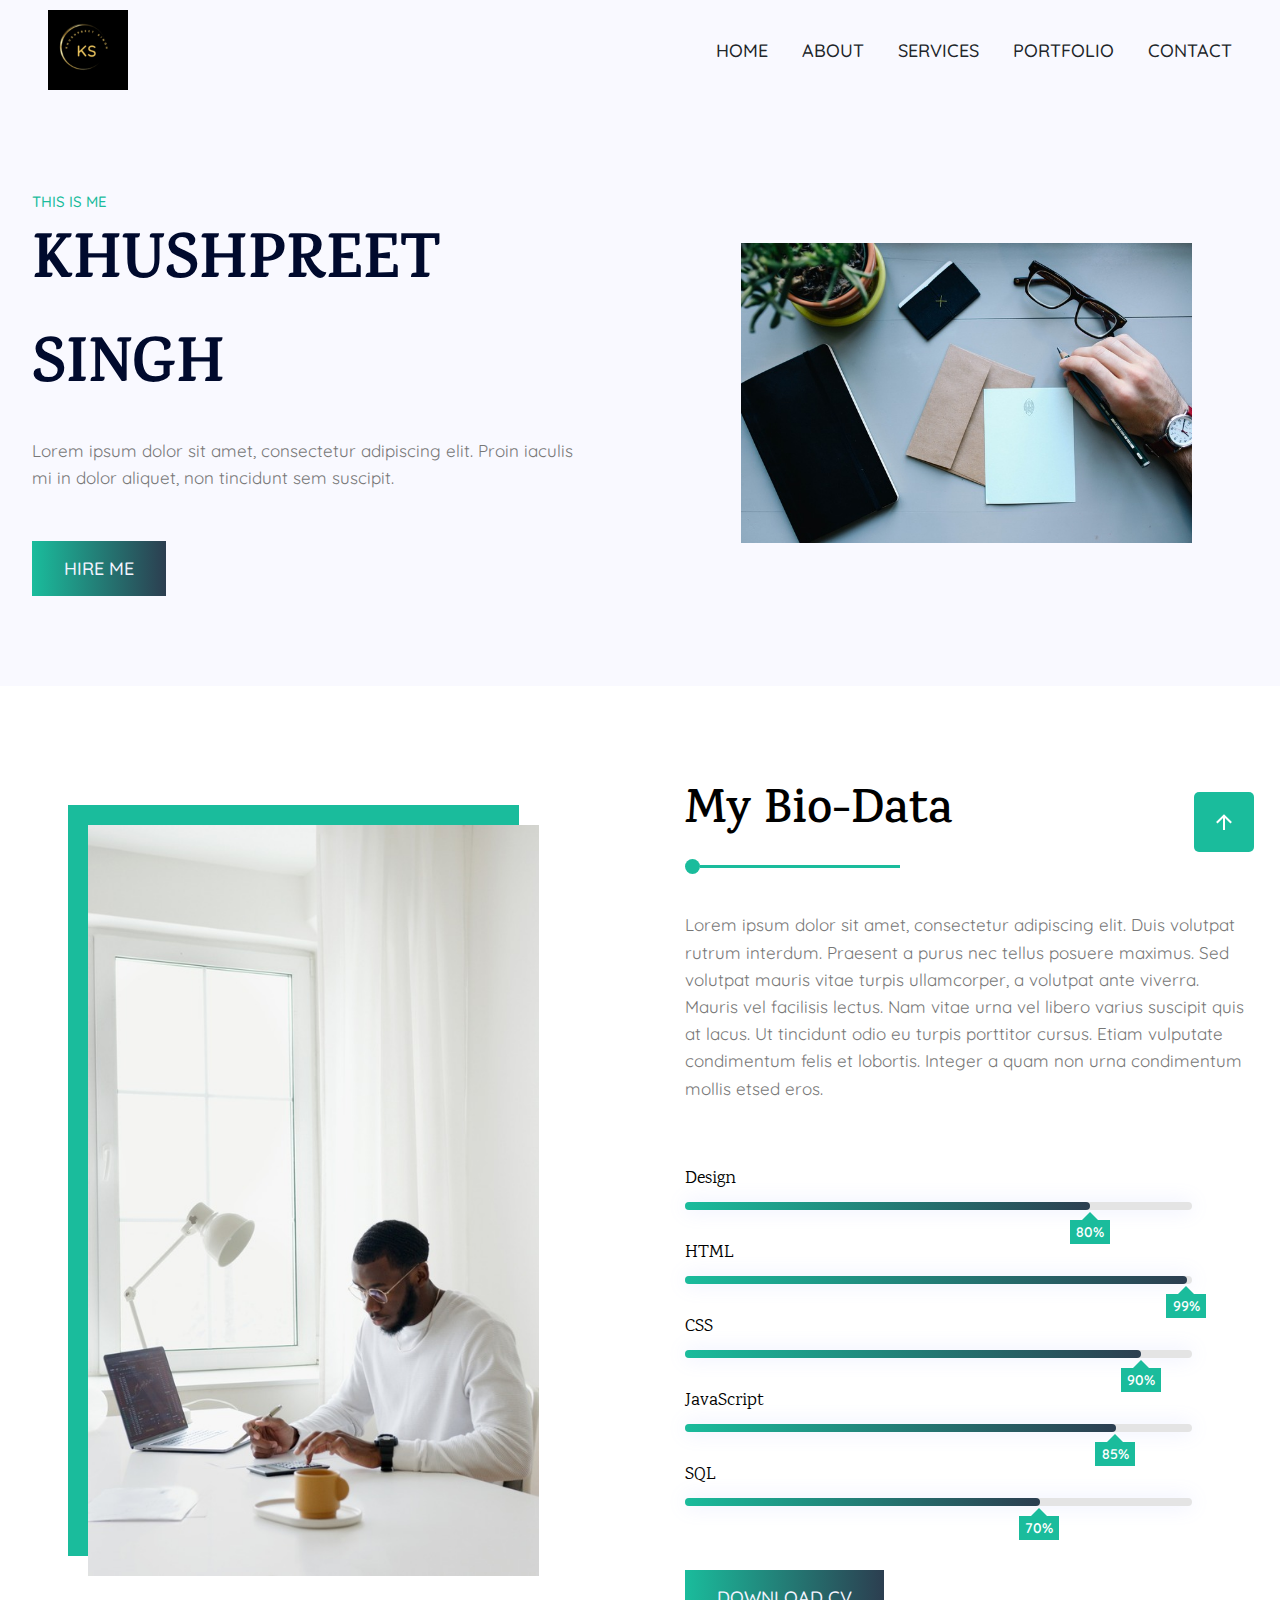
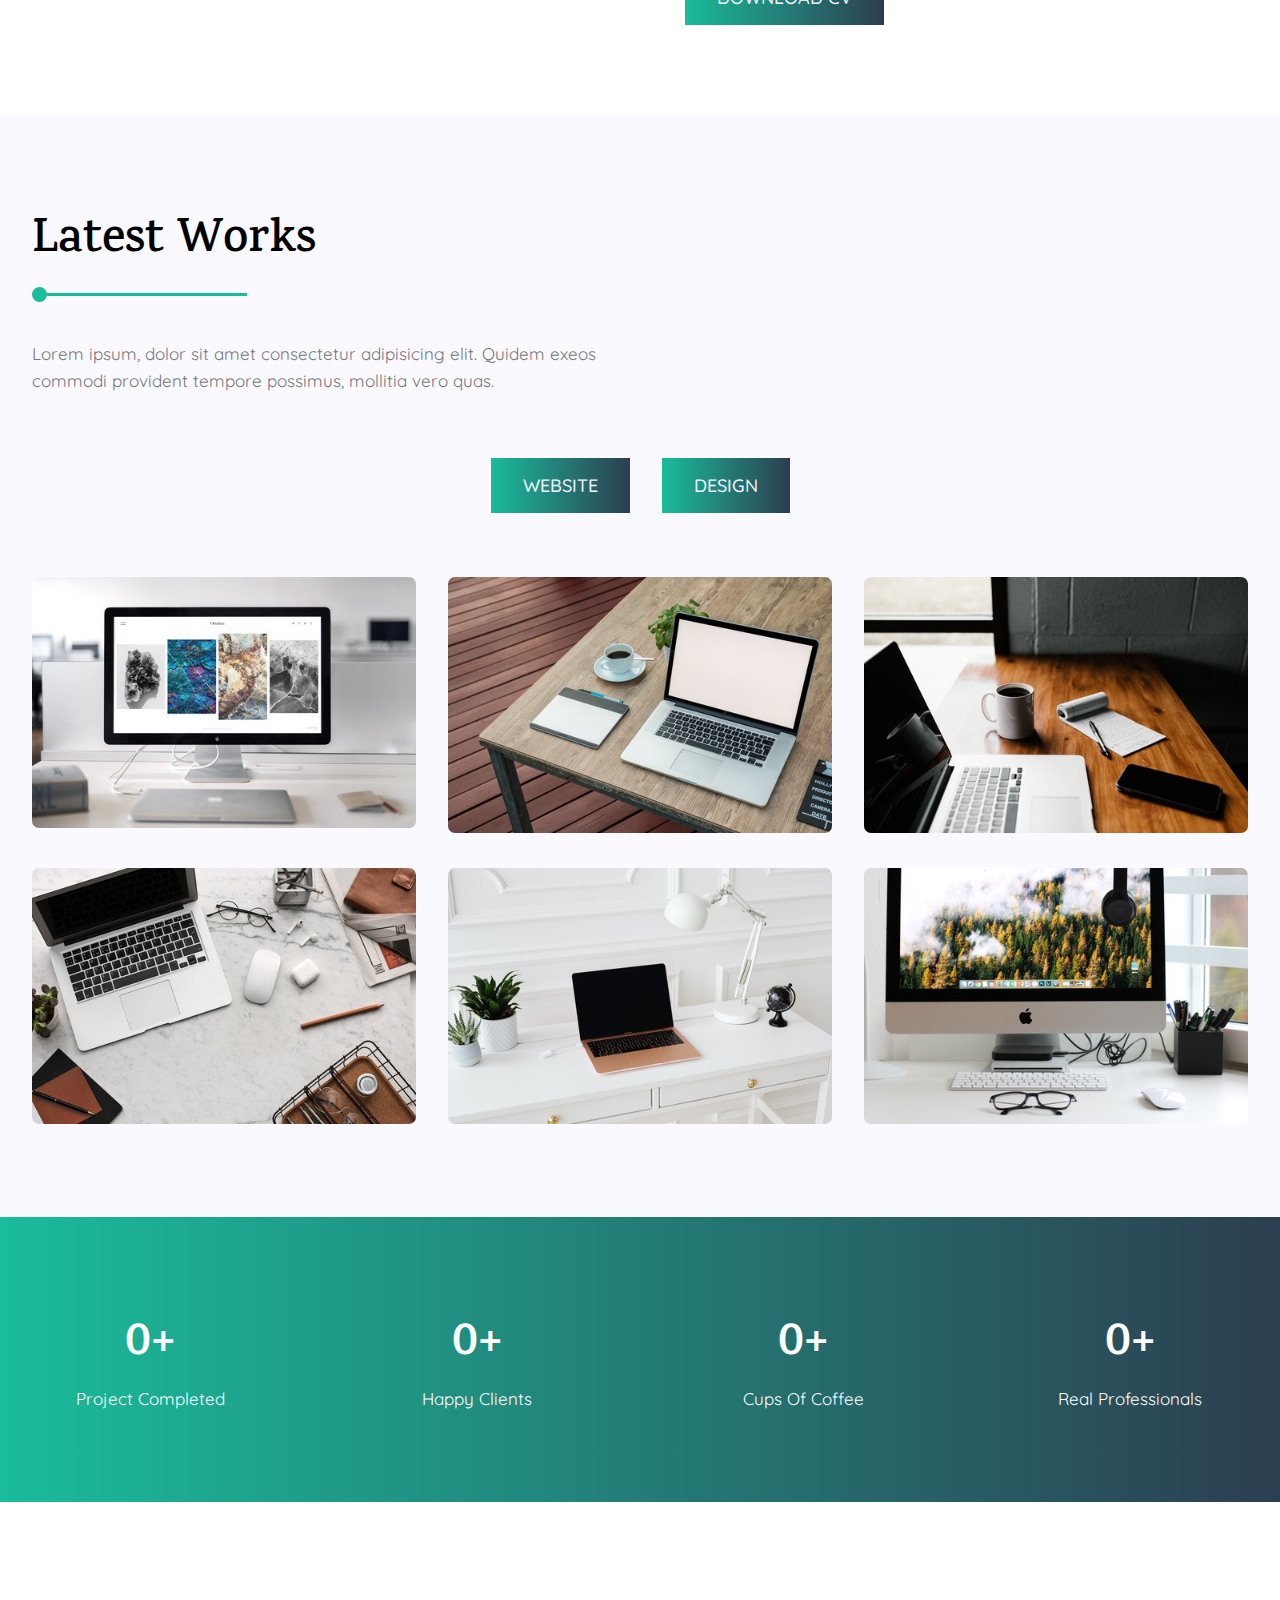
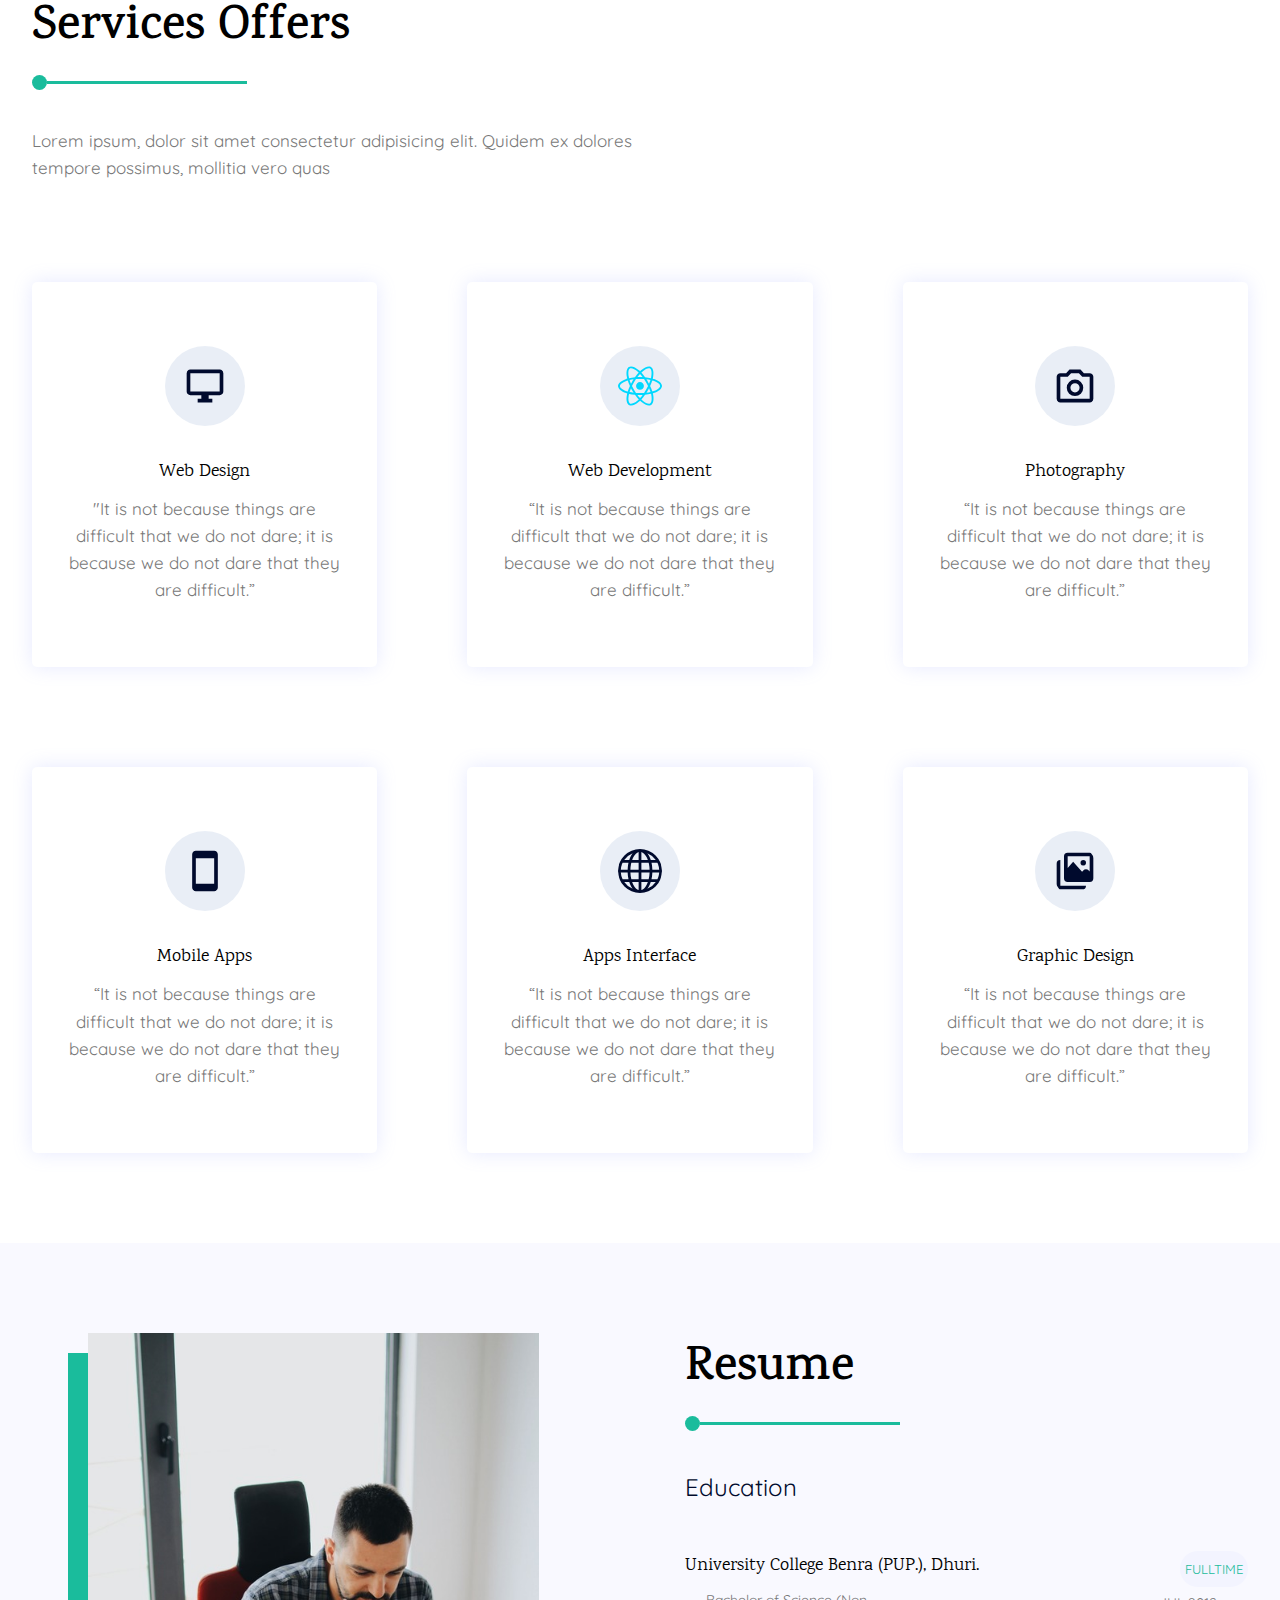
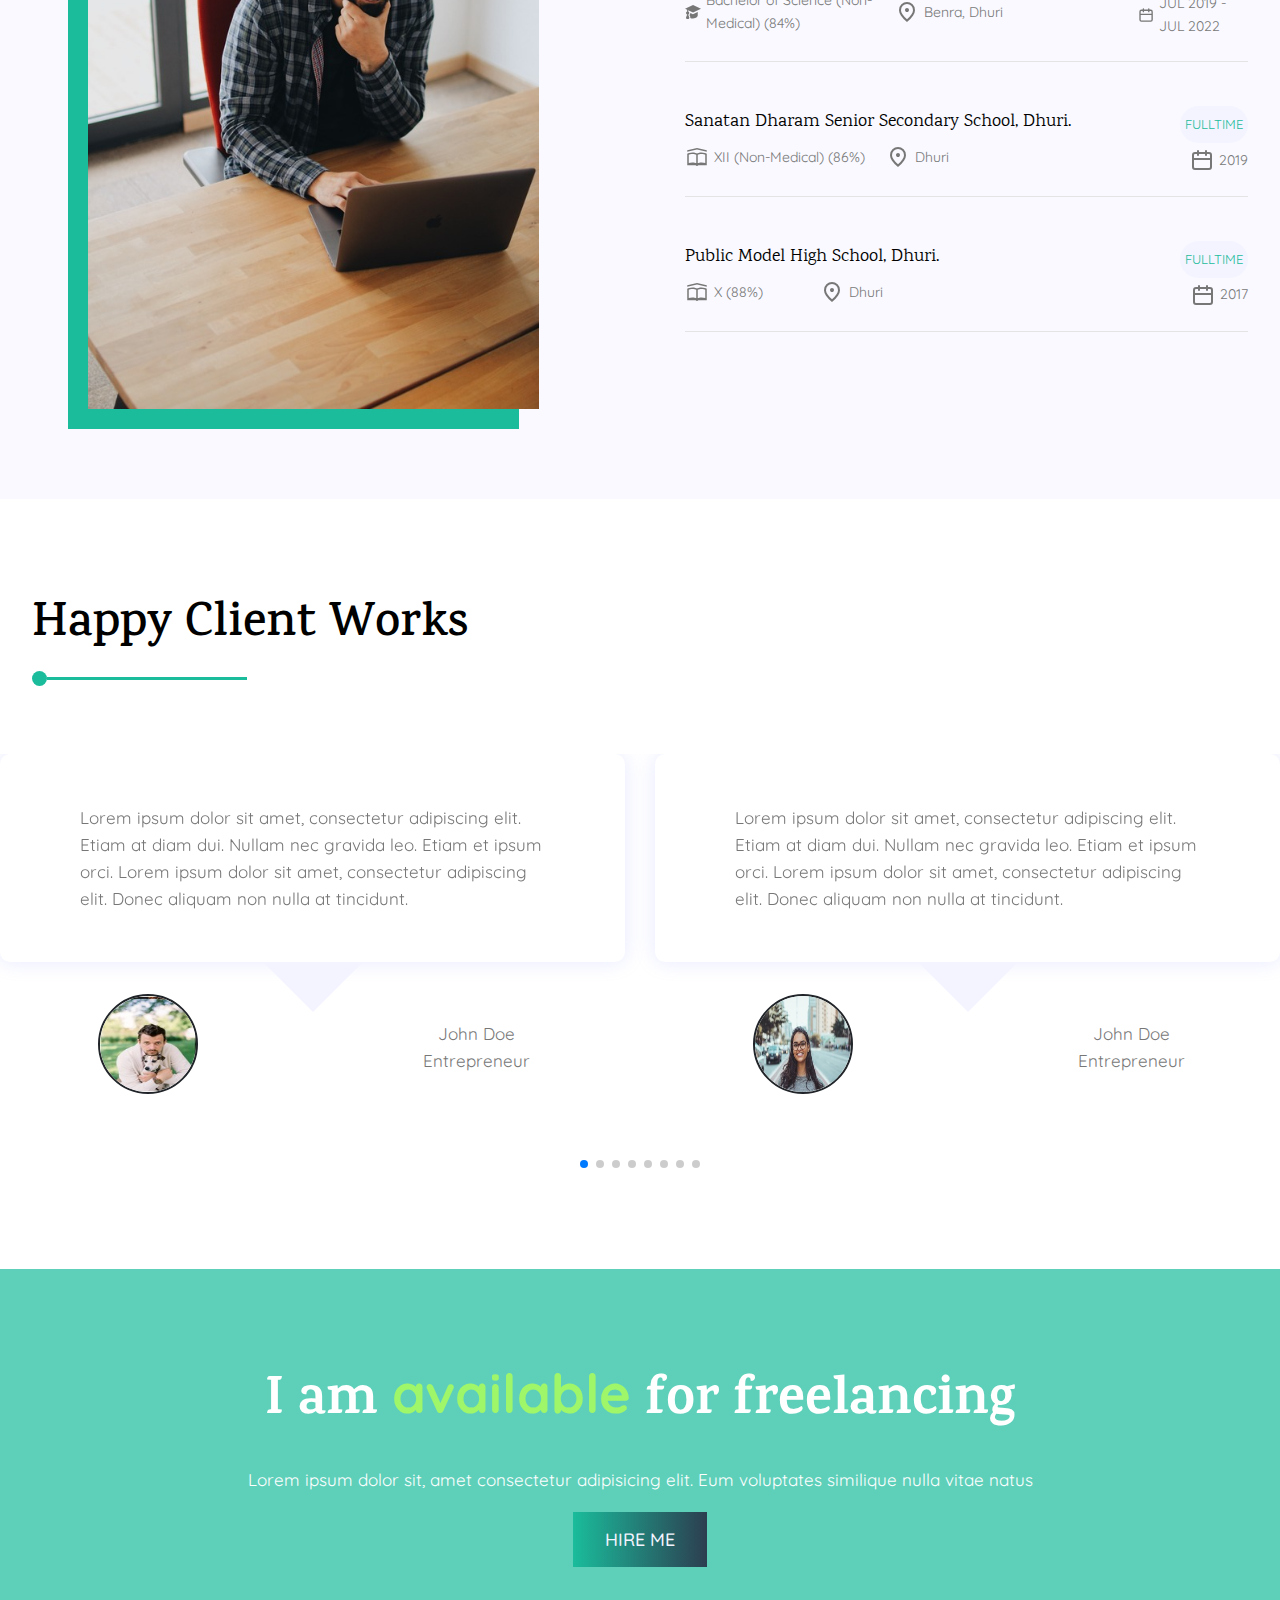
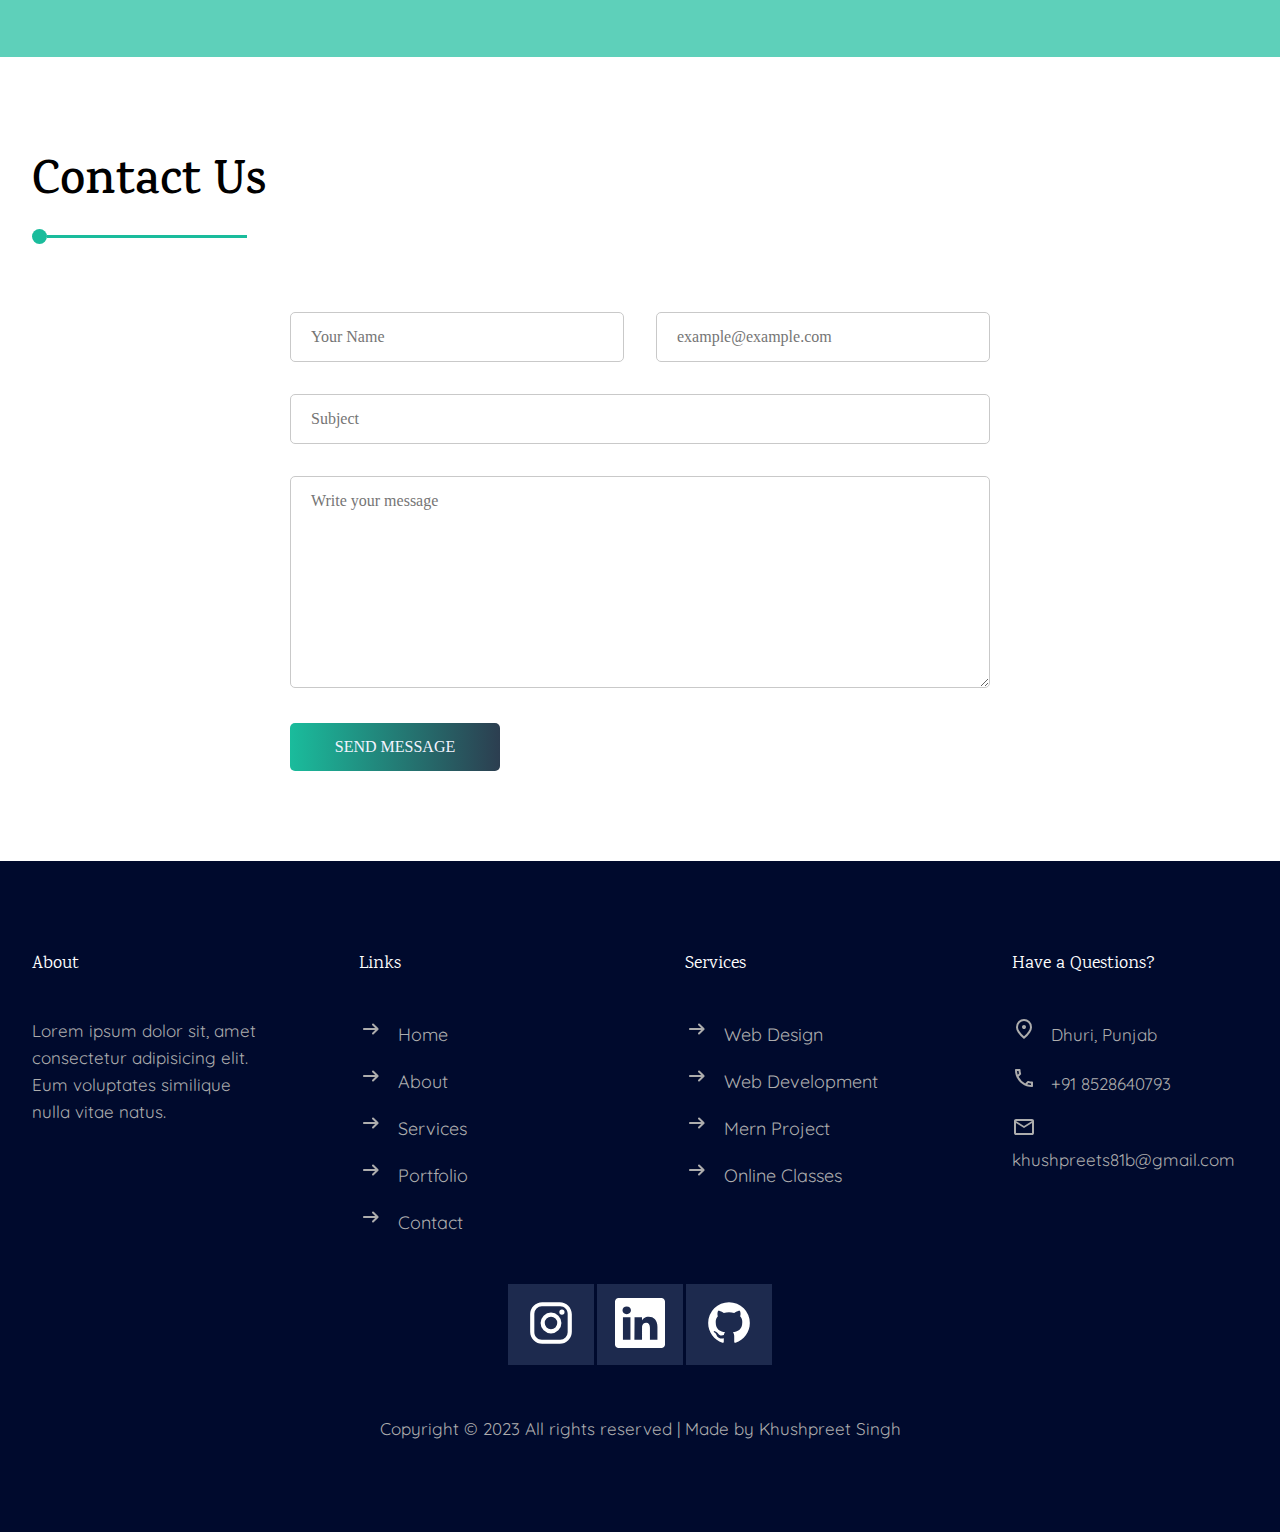
<file: index.html>
<!DOCTYPE html>
<html lang="en">

<head>
  <meta charset="utf-8" />
  <meta http-equiv="X-UA-Compatible" content="IE=edge" />
  <meta name="viewport" content="width=device-width, initial-scale=1.0" />
  <meta name="description" content="My portfolio website to showcase the work I have done, the porjects I have made." />
  <meta name="keywords" content="HTML, CSS, JavaScript, Portfolio Website" />
  <meta name="author" content="Khushpreet Singh" />
  <title>Portfolio Website</title>
  <link rel="shortcut icon" href="images/favicon/favicon.ico" type="image/x-icon" />
  <link rel="apple-touch-icon" sizes="57x57" href="images/favicon/apple-icon-57x57.png" />
  <link rel="apple-touch-icon" sizes="60x60" href="images/favicon/apple-icon-60x60.png" />
  <link rel="apple-touch-icon" sizes="72x72" href="images/favicon/apple-icon-72x72.png" />
  <link rel="apple-touch-icon" sizes="76x76" href="images/favicon/apple-icon-76x76.png" />
  <link rel="apple-touch-icon" sizes="114x114" href="images/favicon/apple-icon-114x114.png" />
  <link rel="apple-touch-icon" sizes="120x120" href="images/favicon/apple-icon-120x120.png" />
  <link rel="apple-touch-icon" sizes="144x144" href="images/favicon/apple-icon-144x144.png" />
  <link rel="apple-touch-icon" sizes="152x152" href="images/favicon/apple-icon-152x152.png" />
  <link rel="apple-touch-icon" sizes="180x180" href="images/favicon/apple-icon-180x180.png" />
  <link rel="icon" type="image/png" sizes="192x192" href="images/favicon/android-icon-192x192.png" />
  <link rel="icon" type="image/png" sizes="32x32" href="images/favicon/favicon-32x32.png" />
  <link rel="icon" type="image/png" sizes="96x96" href="images/favicon/favicon-96x96.png" />
  <link rel="icon" type="image/png" sizes="16x16" href="images/favicon/favicon-16x16.png" />
  <link rel="manifest" href="images/favicon/manifest.json" />
  <meta name="msapplication-TileColor" content="#ffffff" />
  <meta name="msapplication-TileImage" content="images/favicon/ms-icon-144x144.png" />
  <meta name="theme-color" content="#ffffff" />
  <link href="style.css" rel="stylesheet" type="text/css" />
  <link rel="stylesheet" href="https://cdnjs.cloudflare.com/ajax/libs/font-awesome/6.4.0/css/all.min.css"
    integrity="sha512-iecdLmaskl7CVkqkXNQ/ZH/XLlvWZOJyj7Yy7tcenmpD1ypASozpmT/E0iPtmFIB46ZmdtAc9eNBvH0H/ZpiBw=="
    crossorigin="anonymous" referrerpolicy="no-referrer" />
  <link rel="stylesheet" href="https://cdn.jsdelivr.net/npm/swiper@9/swiper-bundle.min.css" />
  <script defer src="script.js"></script>
</head>

<body>
  <header class="header active">
    <img src="images/logo.png" alt="our main logo" class="logo" />
    <nav class="navbar">
      <ul class="navbar-lists">
        <li>
          <a href="#" class="navbar-link home-link">Home</a>
        </li>
        <li>
          <a href="about.html" class="navbar-link about-link">About</a>
        </li>
        <li>
          <a class="navbar-link service-link" href="service.html">Services</a>
        </li>
        <li>
          <a class="navbar-link portfolio-link" href="#portfolio">Portfolio</a>
        </li>
        <li>
          <a class="navbar-link contact-link" href="contact.html">Contact</a>
        </li>
      </ul>
    </nav>
    <div class="mobile-navbar-btn">
      <svg class="menu-icon" width="24" height="24" viewBox="0 0 24 24">
        <path fill="currentColor" d="M3 18v-2h18v2H3Zm0-5v-2h18v2H3Zm0-5V6h18v2H3Z" />
      </svg>
      <svg class="close-icon" width="24" height="24" viewBox="0 0 24 24">
        <path fill="currentColor"
          d="M6.4 19L5 17.6l5.6-5.6L5 6.4L6.4 5l5.6 5.6L17.6 5L19 6.4L13.4 12l5.6 5.6l-1.4 1.4l-5.6-5.6L6.4 19Z" />
      </svg>
    </div>
  </header>
  <!-- ======================================== 
            Our Main Section Start  
      ========================================  -->
  <main>
    <section class="section-main section">
      <div class="container grid grid-two-column">
        <div class="section-main-data">
          <p class="main-top-data">this is me</p>
          <h1 class="main-heading">Khushpreet Singh</h1>
          <p class="main-para">
            Lorem ipsum dolor sit amet, consectetur adipiscing elit. Proin iaculis mi in dolor aliquet, non
            tincidunt sem suscipit.
          </p>
          <div>
            <a href="#" class="btn hireme-btn">Hire me</a>
          </div>
        </div>
        <!-- main section right side  -->
        <div class="section-main-image">
          <img src="images/main.jpg" class="main-img" alt="this is me Khushpreet Singh" />
        </div>
      </div>
    </section>
  </main>
  <!-- ======================================== 
            Our Bio-Data Section Start  
      ========================================  -->

  <section class="section-biodata section">
    <div class="container grid grid-two-column">
      <div class="bio-image">
        <img src="images/biodata1.jpg" alt="my bio data image" />
      </div>
      <!-- bio right side data  -->
      <div class="bio-data">
        <h2 class="common-heading">my bio-data</h2>
        <p>
          Lorem ipsum dolor sit amet, consectetur adipiscing elit. Duis volutpat rutrum interdum. Praesent a
          purus nec tellus posuere maximus. Sed volutpat mauris vitae turpis ullamcorper, a volutpat ante
          viverra. Mauris vel facilisis lectus. Nam vitae urna vel libero varius suscipit quis at lacus. Ut
          tincidunt odio eu turpis porttitor cursus. Etiam vulputate condimentum felis et lobortis. Integer a
          quam non urna condimentum mollis etsed eros.
        </p>
        <div class="bio-data-stats">
          <div class="bio-stats">
            <h3>Design</h3>
            <div class="bio-progress-bar">
              <span>80%</span>
            </div>
          </div>
          <div class="bio-stats">
            <h3>HTML</h3>
            <div class="bio-progress-bar bio-progress-2">
              <span>99%</span>
            </div>
          </div>
          <div class="bio-stats">
            <h3>CSS</h3>
            <div class="bio-progress-bar bio-progress-3">
              <span>90%</span>
            </div>
          </div>
          <div class="bio-stats">
            <h3>JavaScript</h3>
            <div class="bio-progress-bar bio-progress-4">
              <span>85%</span>
            </div>
          </div>
          <div class="bio-stats">
            <h3>SQL</h3>
            <div class="bio-progress-bar bio-progress-5">
              <span>70%</span>
            </div>
          </div>
        </div>
        <div class="bio-data-btn">
          <a href="https://drive.google.com/file/d/13QnuM0qjEEOYvJI0HD_-9XF75RrftlVY/view?usp=share_link" class="btn"
            target="_blank" download>Download CV</a>
        </div>
      </div>
    </div>
  </section>

  <!-- ======================================== 
            Our portfolio Section Start  
      ========================================  -->
  <section class="section section-portfolio" id="portfolio-section">
    <div class="container">
      <h2 class="common-heading">Latest Works</h2>
      <p>
        Lorem ipsum, dolor sit amet consectetur adipisicing elit. Quidem exeos commodi provident tempore
        possimus, mollitia vero quas.
      </p>
    </div>

    <div class="p-btns">
      <div class="btn p-btn" data-btn-num="1">Website</div>
      <div class="btn p-btn" data-btn-num="2">Design</div>
    </div>

    <div class="container grid grid-three-column portfolio-images">
      <div class="img-overlay p-btn--1">
        <img src="images/portfolio/1.jpg" alt="portfolio images" />
        <div class="overlay">
          <a href="#" target="_blank" class="overlay-heading">Project
            1</a>
        </div>
      </div>
      <div class="img-overlay p-btn--2">
        <img src="images/portfolio/2.jpg" alt="portfolio images" />
        <div class="overlay">
          <a href="#" target="_blank" class="overlay-heading">Project
            2</a>
        </div>
      </div>
      <div class="img-overlay p-btn--1">
        <img src="images/portfolio/3.jpg" alt="portfolio images" />
        <div class="overlay">
          <a href="#" target="_blank" class="overlay-heading">Project 3</a>
        </div>
      </div>
      <div class="img-overlay p-btn--1">
        <img src="images/portfolio/4.jpg" alt="portfolio images" />
        <div class="overlay">
          <a href="#" target="_blank" class="overlay-heading">Project 4</a>
        </div>
      </div>
      <div class="img-overlay _blank p-btn--2">
        <img src="images/portfolio/5.jpg" alt="portfolio images" />
        <div class="overlay">
          <a href="#" target="_blank" class="overlay-heading">Project 5</a>
        </div>
      </div>
      <div class="img-overlay p-btn--1">
        <img src="images/portfolio/6.jpg" alt="portfolio images" />
        <div class="overlay">
          <a href="#" target="_blank" class="overlay-heading">Project 6</a>
        </div>
      </div>
    </div>
  </section>
  <!-- ======================================== 
            Our work counter Section Start  
      ========================================  -->

  <section class="section section-work-data">
    <div class="container grid grid-four-column">
      <div>
        <h2 class="counter-numbers" data-number="2000">0+</h2>
        <p>Project completed</p>
      </div>
      <div>
        <h2 class="counter-numbers" data-number="6000">0+</h2>
        <p>Happy Clients</p>
      </div>
      <div>
        <h2 class="counter-numbers" data-number="5000">0+</h2>
        <p>Cups of coffee</p>
      </div>
      <div>
        <h2 class="counter-numbers" data-number="3000">0+</h2>
        <p>Real professionals</p>
      </div>
    </div>
  </section>
  <!-- ======================================== 
            Our Services  Section Start  
      ========================================  -->

  <section class="section section-services">
    <div class="container">
      <h2 class="common-heading">Services Offers</h2>
      <p>
        Lorem ipsum, dolor sit amet consectetur adipisicing elit. Quidem ex
        dolores tempore possimus, mollitia vero quas
      </p>
    </div>
    <!-- services offers card  -->
    <div class="container grid grid-three-column">
      <div class="service-box">
        <svg class="service-icon" viewBox="0 0 24 24">
          <path fill="currentColor"
            d="M8 21v-2h2v-2H4q-.825 0-1.413-.588T2 15V5q0-.825.588-1.413T4 3h16q.825 0 1.413.588T22 5v10q0 .825-.588 1.413T20 17h-6v2h2v2H8Zm-4-6h16V5H4v10Zm0 0V5v10Z" />
        </svg>
        <h3>Web Design</h3>
        <p>"It is not because things are difficult that we do not dare; it is
          because we do not dare that they are difficult.”
        </p>
      </div>
      <div class="service-box">
        <svg class="service-icon" viewBox="0 0 256 228">
          <path fill="#00D8FF"
            d="M210.483 73.824a171.49 171.49 0 0 0-8.24-2.597c.465-1.9.893-3.777 1.273-5.621c6.238-30.281 2.16-54.676-11.769-62.708c-13.355-7.7-35.196.329-57.254 19.526a171.23 171.23 0 0 0-6.375 5.848a155.866 155.866 0 0 0-4.241-3.917C100.759 3.829 77.587-4.822 63.673 3.233C50.33 10.957 46.379 33.89 51.995 62.588a170.974 170.974 0 0 0 1.892 8.48c-3.28.932-6.445 1.924-9.474 2.98C17.309 83.498 0 98.307 0 113.668c0 15.865 18.582 31.778 46.812 41.427a145.52 145.52 0 0 0 6.921 2.165a167.467 167.467 0 0 0-2.01 9.138c-5.354 28.2-1.173 50.591 12.134 58.266c13.744 7.926 36.812-.22 59.273-19.855a145.567 145.567 0 0 0 5.342-4.923a168.064 168.064 0 0 0 6.92 6.314c21.758 18.722 43.246 26.282 56.54 18.586c13.731-7.949 18.194-32.003 12.4-61.268a145.016 145.016 0 0 0-1.535-6.842c1.62-.48 3.21-.974 4.76-1.488c29.348-9.723 48.443-25.443 48.443-41.52c0-15.417-17.868-30.326-45.517-39.844Zm-6.365 70.984c-1.4.463-2.836.91-4.3 1.345c-3.24-10.257-7.612-21.163-12.963-32.432c5.106-11 9.31-21.767 12.459-31.957c2.619.758 5.16 1.557 7.61 2.4c23.69 8.156 38.14 20.213 38.14 29.504c0 9.896-15.606 22.743-40.946 31.14Zm-10.514 20.834c2.562 12.94 2.927 24.64 1.23 33.787c-1.524 8.219-4.59 13.698-8.382 15.893c-8.067 4.67-25.32-1.4-43.927-17.412a156.726 156.726 0 0 1-6.437-5.87c7.214-7.889 14.423-17.06 21.459-27.246c12.376-1.098 24.068-2.894 34.671-5.345a134.17 134.17 0 0 1 1.386 6.193ZM87.276 214.515c-7.882 2.783-14.16 2.863-17.955.675c-8.075-4.657-11.432-22.636-6.853-46.752a156.923 156.923 0 0 1 1.869-8.499c10.486 2.32 22.093 3.988 34.498 4.994c7.084 9.967 14.501 19.128 21.976 27.15a134.668 134.668 0 0 1-4.877 4.492c-9.933 8.682-19.886 14.842-28.658 17.94ZM50.35 144.747c-12.483-4.267-22.792-9.812-29.858-15.863c-6.35-5.437-9.555-10.836-9.555-15.216c0-9.322 13.897-21.212 37.076-29.293c2.813-.98 5.757-1.905 8.812-2.773c3.204 10.42 7.406 21.315 12.477 32.332c-5.137 11.18-9.399 22.249-12.634 32.792a134.718 134.718 0 0 1-6.318-1.979Zm12.378-84.26c-4.811-24.587-1.616-43.134 6.425-47.789c8.564-4.958 27.502 2.111 47.463 19.835a144.318 144.318 0 0 1 3.841 3.545c-7.438 7.987-14.787 17.08-21.808 26.988c-12.04 1.116-23.565 2.908-34.161 5.309a160.342 160.342 0 0 1-1.76-7.887Zm110.427 27.268a347.8 347.8 0 0 0-7.785-12.803c8.168 1.033 15.994 2.404 23.343 4.08c-2.206 7.072-4.956 14.465-8.193 22.045a381.151 381.151 0 0 0-7.365-13.322Zm-45.032-43.861c5.044 5.465 10.096 11.566 15.065 18.186a322.04 322.04 0 0 0-30.257-.006c4.974-6.559 10.069-12.652 15.192-18.18ZM82.802 87.83a323.167 323.167 0 0 0-7.227 13.238c-3.184-7.553-5.909-14.98-8.134-22.152c7.304-1.634 15.093-2.97 23.209-3.984a321.524 321.524 0 0 0-7.848 12.897Zm8.081 65.352c-8.385-.936-16.291-2.203-23.593-3.793c2.26-7.3 5.045-14.885 8.298-22.6a321.187 321.187 0 0 0 7.257 13.246c2.594 4.48 5.28 8.868 8.038 13.147Zm37.542 31.03c-5.184-5.592-10.354-11.779-15.403-18.433c4.902.192 9.899.29 14.978.29c5.218 0 10.376-.117 15.453-.343c-4.985 6.774-10.018 12.97-15.028 18.486Zm52.198-57.817c3.422 7.8 6.306 15.345 8.596 22.52c-7.422 1.694-15.436 3.058-23.88 4.071a382.417 382.417 0 0 0 7.859-13.026a347.403 347.403 0 0 0 7.425-13.565Zm-16.898 8.101a358.557 358.557 0 0 1-12.281 19.815a329.4 329.4 0 0 1-23.444.823c-7.967 0-15.716-.248-23.178-.732a310.202 310.202 0 0 1-12.513-19.846h.001a307.41 307.41 0 0 1-10.923-20.627a310.278 310.278 0 0 1 10.89-20.637l-.001.001a307.318 307.318 0 0 1 12.413-19.761c7.613-.576 15.42-.876 23.31-.876H128c7.926 0 15.743.303 23.354.883a329.357 329.357 0 0 1 12.335 19.695a358.489 358.489 0 0 1 11.036 20.54a329.472 329.472 0 0 1-11 20.722Zm22.56-122.124c8.572 4.944 11.906 24.881 6.52 51.026c-.344 1.668-.73 3.367-1.15 5.09c-10.622-2.452-22.155-4.275-34.23-5.408c-7.034-10.017-14.323-19.124-21.64-27.008a160.789 160.789 0 0 1 5.888-5.4c18.9-16.447 36.564-22.941 44.612-18.3ZM128 90.808c12.625 0 22.86 10.235 22.86 22.86s-10.235 22.86-22.86 22.86s-22.86-10.235-22.86-22.86s10.235-22.86 22.86-22.86Z" />
        </svg>
        <h3>Web Development</h3>
        <p>
          “It is not because things are difficult that we do not dare; it is
          because we do not dare that they are difficult.”
        </p>
      </div>

      <div class="service-box">
        <svg class="service-icon" viewBox="0 0 24 24">
          <path fill="currentColor"
            d="M12 17.5q1.875 0 3.188-1.313T16.5 13q0-1.875-1.313-3.188T12 8.5q-1.875 0-3.188 1.313T7.5 13q0 1.875 1.313 3.188T12 17.5Zm0-2q-1.05 0-1.775-.725T9.5 13q0-1.05.725-1.775T12 10.5q1.05 0 1.775.725T14.5 13q0 1.05-.725 1.775T12 15.5ZM4 21q-.825 0-1.413-.588T2 19V7q0-.825.588-1.413T4 5h3.15L9 3h6l1.85 2H20q.825 0 1.413.588T22 7v12q0 .825-.588 1.413T20 21H4Zm16-2V7h-4.05l-1.825-2h-4.25L8.05 7H4v12h16Zm-8-6Z" />
        </svg>
        <h3>Photography</h3>
        <p>
          “It is not because things are difficult that we do not dare; it is
          because we do not dare that they are difficult.”
        </p>
      </div>

      <div class="service-box">
        <svg class="service-icon" viewBox="0 0 24 24">
          <path fill="currentColor"
            d="M17 1.01L7 1c-1.1 0-2 .9-2 2v18c0 1.1.9 2 2 2h10c1.1 0 2-.9 2-2V3c0-1.1-.9-1.99-2-1.99zM17 19H7V5h10v14z" />
        </svg>
        <h3>Mobile Apps</h3>
        <p>
          “It is not because things are difficult that we do not dare; it is
          because we do not dare that they are difficult.”
        </p>
      </div>

      <div class="service-box">
        <svg class="service-icon" viewBox="0 0 16 16">
          <path fill="currentColor"
            d="M0 8a8 8 0 1 1 16 0A8 8 0 0 1 0 8zm7.5-6.923c-.67.204-1.335.82-1.887 1.855A7.97 7.97 0 0 0 5.145 4H7.5V1.077zM4.09 4a9.267 9.267 0 0 1 .64-1.539a6.7 6.7 0 0 1 .597-.933A7.025 7.025 0 0 0 2.255 4H4.09zm-.582 3.5c.03-.877.138-1.718.312-2.5H1.674a6.958 6.958 0 0 0-.656 2.5h2.49zM4.847 5a12.5 12.5 0 0 0-.338 2.5H7.5V5H4.847zM8.5 5v2.5h2.99a12.495 12.495 0 0 0-.337-2.5H8.5zM4.51 8.5a12.5 12.5 0 0 0 .337 2.5H7.5V8.5H4.51zm3.99 0V11h2.653c.187-.765.306-1.608.338-2.5H8.5zM5.145 12c.138.386.295.744.468 1.068c.552 1.035 1.218 1.65 1.887 1.855V12H5.145zm.182 2.472a6.696 6.696 0 0 1-.597-.933A9.268 9.268 0 0 1 4.09 12H2.255a7.024 7.024 0 0 0 3.072 2.472zM3.82 11a13.652 13.652 0 0 1-.312-2.5h-2.49c.062.89.291 1.733.656 2.5H3.82zm6.853 3.472A7.024 7.024 0 0 0 13.745 12H11.91a9.27 9.27 0 0 1-.64 1.539a6.688 6.688 0 0 1-.597.933zM8.5 12v2.923c.67-.204 1.335-.82 1.887-1.855c.173-.324.33-.682.468-1.068H8.5zm3.68-1h2.146c.365-.767.594-1.61.656-2.5h-2.49a13.65 13.65 0 0 1-.312 2.5zm2.802-3.5a6.959 6.959 0 0 0-.656-2.5H12.18c.174.782.282 1.623.312 2.5h2.49zM11.27 2.461c.247.464.462.98.64 1.539h1.835a7.024 7.024 0 0 0-3.072-2.472c.218.284.418.598.597.933zM10.855 4a7.966 7.966 0 0 0-.468-1.068C9.835 1.897 9.17 1.282 8.5 1.077V4h2.355z" />
        </svg>
        <h3>Apps Interface</h3>
        <p>
          “It is not because things are difficult that we do not dare; it is
          because we do not dare that they are difficult.”
        </p>
      </div>

      <div class="service-box">
        <svg class="service-icon" viewBox="0 0 24 24">
          <path fill="currentColor"
            d="M15 7.5a1.5 1.5 0 1 1 3.001.001A1.5 1.5 0 0 1 15 7.5zM4 20h14a2 2 0 0 1-2 2H4c-1.1 0-2-.9-2-2V8a2 2 0 0 1 2-2v14zM22 4v12a2 2 0 0 1-2 2H8a2 2 0 0 1-2-2V4a2 2 0 0 1 2-2h12a2 2 0 0 1 2 2zM8 4v6.333L11 7l4.855 5.395l.656-.731a2 2 0 0 1 2.976 0l.513.57V4H8z" />
        </svg>
        <h3>Graphic Design</h3>
        <p>
          “It is not because things are difficult that we do not dare; it is
          because we do not dare that they are difficult.”
        </p>
      </div>
    </div>
  </section>

  <!-- ======================================== 
            Our Resume  Section Start  
      ========================================  -->

  <section class="section section-resume">
    <div class="container grid grid-two-column">
      <!-- resume left side  -->
      <div class="resume-img">
        <img class="lazy-img" src="images/biodata2.jpg" alt="resume image" />
      </div>

      <!-- resume right side  -->
      <div class="resume-data">
        <h2 class="common-heading">Resume</h2>
        <p class="resume-para">Education</p>

        <div class="resume-data-subsection">
          <div class="resume-data-left">
            <h3>University College Benra (PUP.), Dhuri.</h3>
            <div class="grid grid-two-column">
              <p>
                <svg width="24" height="24" viewBox="0 0 15 15">
                  <path fill="currentColor"
                    d="M7.5 1L0 4.5l2 .9v1.7c-.6.2-1 .8-1 1.4s.4 1.2 1 1.4v.1l-.9 2.1C.8 13 1 14 2.5 14s1.7-1 1.4-1.9L3 10c.6-.3 1-.8 1-1.5s-.4-1.2-1-1.4V5.9L7.5 8L15 4.5L7.5 1zm4.4 6.5l-4.5 2L5 8.4v.1c0 .7-.3 1.3-.8 1.8l.6 1.4v.1c.1.4.2.8.1 1.2c.7.3 1.5.5 2.5.5c3.3 0 4.5-2 4.5-3v-3z" />
                </svg> Bachelor of Science (Non-Medical) (84%)
              </p>
              <p>
                <svg width="24" height="24" viewBox="0 0 24 24">
                  <path fill="currentColor"
                    d="M12 12q.825 0 1.413-.588T14 10q0-.825-.588-1.413T12 8q-.825 0-1.413.588T10 10q0 .825.588 1.413T12 12Zm0 7.35q3.05-2.8 4.525-5.088T18 10.2q0-2.725-1.738-4.462T12 4Q9.475 4 7.737 5.738T6 10.2q0 1.775 1.475 4.063T12 19.35ZM12 22q-4.025-3.425-6.012-6.362T4 10.2q0-3.75 2.413-5.975T12 2q3.175 0 5.588 2.225T20 10.2q0 2.5-1.988 5.438T12 22Zm0-11.8Z" />
                </svg> Benra, Dhuri
              </p>
            </div>
          </div>

          <div class="resume-data-right">
            <p class="resume-data-button">fulltime</p>
            <p>
              <svg width="24" height="24" viewBox="0 0 24 24">
                <path fill="currentColor"
                  d="M19 4h-2V3a1 1 0 0 0-2 0v1H9V3a1 1 0 0 0-2 0v1H5a3 3 0 0 0-3 3v12a3 3 0 0 0 3 3h14a3 3 0 0 0 3-3V7a3 3 0 0 0-3-3Zm1 15a1 1 0 0 1-1 1H5a1 1 0 0 1-1-1v-7h16Zm0-9H4V7a1 1 0 0 1 1-1h2v1a1 1 0 0 0 2 0V6h6v1a1 1 0 0 0 2 0V6h2a1 1 0 0 1 1 1Z" />
              </svg>
              <span>JUL 2019 - JUL 2022</span>
            </p>
          </div>
        </div>
        <!-- end  -->

        <div class="resume-data-subsection">
          <div class="resume-data-left">
            <h3>Sanatan Dharam Senior Secondary School, Dhuri.</h3>
            <div class="grid grid-two-column">
              <p>
                <svg width="24" height="24" viewBox="0 0 32 32">
                  <path fill="currentColor"
                    d="M16 4L3 7v2l13-3l13 3V7zm-6 6c-3.227 0-6.375 1.313-6.375 1.313l-.625.28V27h11.281c.348.598.98 1 1.719 1c.738 0 1.371-.402 1.719-1H29V11.594l-.625-.281S25.227 10 22 10c-2.918 0-5.48.98-6 1.188C15.48 10.98 12.918 10 10 10zm0 2c1.934 0 4 .625 5 .969v11.125c-1.113-.367-2.941-.875-5-.875c-2.102 0-3.813.484-5 .875V12.969C5.77 12.69 7.8 12 10 12zm12 0c2.2 0 4.23.691 5 .969v11.125c-1.188-.39-2.898-.875-5-.875c-2.059 0-3.887.508-5 .875V12.969c1-.344 3.066-.969 5-.969z" />
                </svg> XII (Non-Medical) (86%)
              </p>
              <p>
                <svg width="24" height="24" viewBox="0 0 24 24">
                  <path fill="currentColor"
                    d="M12 12q.825 0 1.413-.588T14 10q0-.825-.588-1.413T12 8q-.825 0-1.413.588T10 10q0 .825.588 1.413T12 12Zm0 7.35q3.05-2.8 4.525-5.088T18 10.2q0-2.725-1.738-4.462T12 4Q9.475 4 7.737 5.738T6 10.2q0 1.775 1.475 4.063T12 19.35ZM12 22q-4.025-3.425-6.012-6.362T4 10.2q0-3.75 2.413-5.975T12 2q3.175 0 5.588 2.225T20 10.2q0 2.5-1.988 5.438T12 22Zm0-11.8Z" />
                </svg> Dhuri
              </p>
            </div>
          </div>

          <div class="resume-data-right">
            <p class="resume-data-button">fulltime</p>
            <p>
              <svg width="24" height="24" viewBox="0 0 24 24">
                <path fill="currentColor"
                  d="M19 4h-2V3a1 1 0 0 0-2 0v1H9V3a1 1 0 0 0-2 0v1H5a3 3 0 0 0-3 3v12a3 3 0 0 0 3 3h14a3 3 0 0 0 3-3V7a3 3 0 0 0-3-3Zm1 15a1 1 0 0 1-1 1H5a1 1 0 0 1-1-1v-7h16Zm0-9H4V7a1 1 0 0 1 1-1h2v1a1 1 0 0 0 2 0V6h6v1a1 1 0 0 0 2 0V6h2a1 1 0 0 1 1 1Z" />
              </svg>
              <span>2019</span>
            </p>
          </div>
        </div>
        <!-- end  -->

        <div class="resume-data-subsection">
          <div class="resume-data-left">
            <h3>Public Model High School, Dhuri.</h3>
            <div class="grid grid-two-column">
              <p>
                <svg width="24" height="24" viewBox="0 0 32 32">
                  <path fill="currentColor"
                    d="M16 4L3 7v2l13-3l13 3V7zm-6 6c-3.227 0-6.375 1.313-6.375 1.313l-.625.28V27h11.281c.348.598.98 1 1.719 1c.738 0 1.371-.402 1.719-1H29V11.594l-.625-.281S25.227 10 22 10c-2.918 0-5.48.98-6 1.188C15.48 10.98 12.918 10 10 10zm0 2c1.934 0 4 .625 5 .969v11.125c-1.113-.367-2.941-.875-5-.875c-2.102 0-3.813.484-5 .875V12.969C5.77 12.69 7.8 12 10 12zm12 0c2.2 0 4.23.691 5 .969v11.125c-1.188-.39-2.898-.875-5-.875c-2.059 0-3.887.508-5 .875V12.969c1-.344 3.066-.969 5-.969z" />
                </svg> X (88%)
              </p>
              <p>
                <svg width="24" height="24" viewBox="0 0 24 24">
                  <path fill="currentColor"
                    d="M12 12q.825 0 1.413-.588T14 10q0-.825-.588-1.413T12 8q-.825 0-1.413.588T10 10q0 .825.588 1.413T12 12Zm0 7.35q3.05-2.8 4.525-5.088T18 10.2q0-2.725-1.738-4.462T12 4Q9.475 4 7.737 5.738T6 10.2q0 1.775 1.475 4.063T12 19.35ZM12 22q-4.025-3.425-6.012-6.362T4 10.2q0-3.75 2.413-5.975T12 2q3.175 0 5.588 2.225T20 10.2q0 2.5-1.988 5.438T12 22Zm0-11.8Z" />
                </svg> Dhuri
              </p>
            </div>
          </div>

          <div class="resume-data-right">
            <p class="resume-data-button">fulltime</p>
            <p>
              <svg width="24" height="24" viewBox="0 0 24 24">
                <path fill="currentColor"
                  d="M19 4h-2V3a1 1 0 0 0-2 0v1H9V3a1 1 0 0 0-2 0v1H5a3 3 0 0 0-3 3v12a3 3 0 0 0 3 3h14a3 3 0 0 0 3-3V7a3 3 0 0 0-3-3Zm1 15a1 1 0 0 1-1 1H5a1 1 0 0 1-1-1v-7h16Zm0-9H4V7a1 1 0 0 1 1-1h2v1a1 1 0 0 0 2 0V6h6v1a1 1 0 0 0 2 0V6h2a1 1 0 0 1 1 1Z" />
              </svg>
              <span>2017</span>
            </p>
          </div>
        </div>
        <!-- end  -->
      </div>
    </div>
    </div>
  </section>

  <!-- ======================================== 
            Our Swiper   Section Start  
      ========================================  -->
  <section class="section section-swiper">
    <div class="container">
      <h2 class="common-heading">Happy Client Works</h2>
    </div>

    <!-- swiper -->
    <div class="swiper mySwiper container">
      <div class="swiper-wrapper">
        <!-- section start -->
        <div class="swiper-slide">
          <div class="swiper-client-msg">
            <p>
              Lorem ipsum dolor sit amet, consectetur adipiscing elit. Etiam at diam dui. Nullam nec
              gravida leo. Etiam et ipsum orci. Lorem ipsum dolor sit amet, consectetur adipiscing elit.
              Donec aliquam non nulla at tincidunt.
            </p>
          </div>
          <div class="swiper-client-data grid grid-two-column">
            <figure>
              <img src="images/clients/client1.jpg" alt="client images" />
            </figure>
            <div class="client-data-details">
              <p>John Doe</p>
              <p>Entrepreneur</p>
            </div>
          </div>
        </div>
        <div class="swiper-slide">
          <div class="swiper-client-msg">
            <p>
              Lorem ipsum dolor sit amet, consectetur adipiscing elit. Etiam at diam dui. Nullam nec
              gravida leo. Etiam et ipsum orci. Lorem ipsum dolor sit amet, consectetur adipiscing elit.
              Donec aliquam non nulla at tincidunt.
            </p>
          </div>
          <div class="swiper-client-data grid grid-two-column">
            <figure>
              <img src="images/clients/client2.jpg" alt="client images" />
            </figure>
            <div class="client-data-details">
              <p>John Doe</p>
              <p>Entrepreneur</p>
            </div>
          </div>
        </div>
        <div class="swiper-slide">
          <div class="swiper-client-msg">
            <p>
              Lorem ipsum dolor sit amet, consectetur adipiscing elit. Etiam at diam dui. Nullam nec
              gravida leo. Etiam et ipsum orci. Lorem ipsum dolor sit amet, consectetur adipiscing elit.
              Donec aliquam non nulla at tincidunt.
            </p>
          </div>
          <div class="swiper-client-data grid grid-two-column">
            <figure>
              <img src="images/clients/client3.jpg" alt="client images" />
            </figure>
            <div class="client-data-details">
              <p>John Doe</p>
              <p>Entrepreneur</p>
            </div>
          </div>
        </div>
        <div class="swiper-slide">
          <div class="swiper-client-msg">
            <p>
              Lorem ipsum dolor sit amet, consectetur adipiscing elit. Etiam at diam dui. Nullam nec
              gravida leo. Etiam et ipsum orci. Lorem ipsum dolor sit amet, consectetur adipiscing elit.
              Donec aliquam non nulla at tincidunt.
            </p>
          </div>
          <div class="swiper-client-data grid grid-two-column">
            <figure>
              <img src="images/clients/client4.jpg" alt="client images" />
            </figure>
            <div class="client-data-details">
              <p>John Doe</p>
              <p>Entrepreneur</p>
            </div>
          </div>
        </div>
        <div class="swiper-slide">
          <div class="swiper-client-msg">
            <p>
              Lorem ipsum dolor sit amet, consectetur adipiscing elit. Etiam at diam dui. Nullam nec
              gravida leo. Etiam et ipsum orci. Lorem ipsum dolor sit amet, consectetur adipiscing elit.
              Donec aliquam non nulla at tincidunt.
            </p>
          </div>
          <div class="swiper-client-data grid grid-two-column">
            <figure>
              <img src="images/clients/client5.jpg" alt="client images" />
            </figure>
            <div class="client-data-details">
              <p>John Doe</p>
              <p>Entrepreneur</p>
            </div>
          </div>
        </div>
        <div class="swiper-slide">
          <div class="swiper-client-msg">
            <p>
              Lorem ipsum dolor sit amet, consectetur adipiscing elit. Etiam at diam dui. Nullam nec
              gravida leo. Etiam et ipsum orci. Lorem ipsum dolor sit amet, consectetur adipiscing elit.
              Donec aliquam non nulla at tincidunt.
            </p>
          </div>
          <div class="swiper-client-data grid grid-two-column">
            <figure>
              <img src="images/clients/client6.jpg" alt="client images" />
            </figure>
            <div class="client-data-details">
              <p>John Doe</p>
              <p>Entrepreneur</p>
            </div>
          </div>
        </div>
        <div class="swiper-slide">
          <div class="swiper-client-msg">
            <p>
              Lorem ipsum dolor sit amet, consectetur adipiscing elit. Etiam at diam dui. Nullam nec
              gravida leo. Etiam et ipsum orci. Lorem ipsum dolor sit amet, consectetur adipiscing elit.
              Donec aliquam non nulla at tincidunt.
            </p>
          </div>
          <div class="swiper-client-data grid grid-two-column">
            <figure>
              <img src="images/clients/client7.jpg" alt="client images" />
            </figure>
            <div class="client-data-details">
              <p>John Doe</p>
              <p>Entrepreneur</p>
            </div>
          </div>
        </div>
        <div class="swiper-slide">
          <div class="swiper-client-msg">
            <p>
              Lorem ipsum dolor sit amet, consectetur adipiscing elit. Etiam at diam dui. Nullam nec
              gravida leo. Etiam et ipsum orci. Lorem ipsum dolor sit amet, consectetur adipiscing elit.
              Donec aliquam non nulla at tincidunt.
            </p>
          </div>
          <div class="swiper-client-data grid grid-two-column">
            <figure>
              <img src="images/clients/client8.jpg" alt="client images" />
            </figure>
            <div class="client-data-details">
              <p>John Doe</p>
              <p>Entrepreneur</p>
            </div>
          </div>
        </div>
        <!-- section end -->
        <div class="swiper-slide">
          <div class="swiper-client-msg">
            <p>
              Lorem ipsum dolor sit amet, consectetur adipiscing elit. Etiam at diam dui. Nullam nec
              gravida leo. Etiam et ipsum orci. Lorem ipsum dolor sit amet, consectetur adipiscing elit.
              Donec aliquam non nulla at tincidunt.
            </p>
          </div>
          <div class="swiper-client-data grid grid-two-column">
            <figure>
              <img src="images/clients/client9.jpg" alt="client images" />
            </figure>
            <div class="client-data-details">
              <p>John Doe</p>
              <p>Entrepreneur</p>
            </div>
          </div>
        </div>
      </div>
      <div class="swiper-pagination"></div>
    </div>
  </section>

  <!-- ======================================== 
            Our Freelancing   Section Start  
      ========================================  -->

  <section class="section section-freelancing">
    <div class="overlay"></div>
    <div class="container">
      <h2>I am <span>available</span> for freelancing</h2>
      <p>
        Lorem ipsum dolor sit, amet consectetur adipisicing elit. Eum
        voluptates similique nulla vitae natus
      </p>
      <a href="contact.html" class="btn">HIRE ME</a>
    </div>
  </section>

  <!-- ======================================== 
            Our contact us   Section Start  
      ========================================  -->

  <section class="section section-contact">
    <div class="container">
      <h2 class="common-heading">Contact Us</h2>
    </div>

    <div class="section-contact-main contact-container">
      <form action="https://formspree.io/f/mnqylodj" method="POST">
        <div class="grid grid-two-column">
          <div>
            <label for="username"></label>
            <input type="text" name="username" placeholder="Your Name" id="username" required />
          </div>
          <div>
            <label for="email"></label>
            <input type="email" name="email" placeholder="example@example.com" id="email" required />
          </div>
        </div>

        <div>
          <label for="subject"></label>
          <input type="text" name="subject" placeholder="Subject" id="subject" required />
        </div>
        <div>
          <label for="textarea"></label>
          <textarea name="textarea" id="textarea" cols="30" rows="10" placeholder="Write your message"
            required></textarea>
        </div>

        <div>
          <input type="submit" name="submit" id="submit" class="btn" value="send message" />
        </div>
      </form>
    </div>
  </section>

  <!-- ======================================== 
            Our Footer   Section Start  
      ========================================  -->
  <footer class="section-footer section">
    <div class="container grid grid-four-column">
      <div class="f-about">
        <h3>About</h3>
        <p>
          Lorem ipsum dolor sit, amet consectetur adipisicing elit. Eum
          voluptates similique nulla vitae natus.
        </p>
      </div>
      <!-- end -->
      <div class="f-links">
        <h3>Links</h3>
        <ul>
          <li>
            <span>
              <svg width="24" height="24" viewBox="0 0 24 24">
                <path fill="currentColor"
                  d="M13.3 17.275q-.3-.3-.288-.725t.313-.725L16.15 13H5q-.425 0-.713-.288T4 12q0-.425.288-.713T5 11h11.15L13.3 8.15q-.3-.3-.3-.713t.3-.712q.3-.3.713-.3t.712.3L19.3 11.3q.15.15.213.325t.062.375q0 .2-.063.375t-.212.325l-4.6 4.6q-.275.275-.687.275t-.713-.3Z" />
              </svg>
            </span><a href="#">home</a>
          </li>
          <li>
            <span>
              <svg width="24" height="24" viewBox="0 0 24 24">
                <path fill="currentColor"
                  d="M13.3 17.275q-.3-.3-.288-.725t.313-.725L16.15 13H5q-.425 0-.713-.288T4 12q0-.425.288-.713T5 11h11.15L13.3 8.15q-.3-.3-.3-.713t.3-.712q.3-.3.713-.3t.712.3L19.3 11.3q.15.15.213.325t.062.375q0 .2-.063.375t-.212.325l-4.6 4.6q-.275.275-.687.275t-.713-.3Z" />
              </svg>
            </span><a href="about.html">about</a>
          </li>
          <li>
            <span>
              <svg width="24" height="24" viewBox="0 0 24 24">
                <path fill="currentColor"
                  d="M13.3 17.275q-.3-.3-.288-.725t.313-.725L16.15 13H5q-.425 0-.713-.288T4 12q0-.425.288-.713T5 11h11.15L13.3 8.15q-.3-.3-.3-.713t.3-.712q.3-.3.713-.3t.712.3L19.3 11.3q.15.15.213.325t.062.375q0 .2-.063.375t-.212.325l-4.6 4.6q-.275.275-.687.275t-.713-.3Z" />
              </svg>
            </span><a href="service.html">services</a>
          </li>
          <li>
            <span>
              <svg width="24" height="24" viewBox="0 0 24 24">
                <path fill="currentColor"
                  d="M13.3 17.275q-.3-.3-.288-.725t.313-.725L16.15 13H5q-.425 0-.713-.288T4 12q0-.425.288-.713T5 11h11.15L13.3 8.15q-.3-.3-.3-.713t.3-.712q.3-.3.713-.3t.712.3L19.3 11.3q.15.15.213.325t.062.375q0 .2-.063.375t-.212.325l-4.6 4.6q-.275.275-.687.275t-.713-.3Z" />
              </svg>
            </span><a href="#">portfolio</a>
          </li>

          <li>
            <span>
              <svg width="24" height="24" viewBox="0 0 24 24">
                <path fill="currentColor"
                  d="M13.3 17.275q-.3-.3-.288-.725t.313-.725L16.15 13H5q-.425 0-.713-.288T4 12q0-.425.288-.713T5 11h11.15L13.3 8.15q-.3-.3-.3-.713t.3-.712q.3-.3.713-.3t.712.3L19.3 11.3q.15.15.213.325t.062.375q0 .2-.063.375t-.212.325l-4.6 4.6q-.275.275-.687.275t-.713-.3Z" />
              </svg>
            </span><a href="contact.html">contact</a>
          </li>
        </ul>
      </div>
      <!-- end  -->
      <div class="f-services">
        <h3>Services</h3>
        <ul>
          <li>
            <span>
              <svg width="24" height="24" viewBox="0 0 24 24">
                <path fill="currentColor"
                  d="M13.3 17.275q-.3-.3-.288-.725t.313-.725L16.15 13H5q-.425 0-.713-.288T4 12q0-.425.288-.713T5 11h11.15L13.3 8.15q-.3-.3-.3-.713t.3-.712q.3-.3.713-.3t.712.3L19.3 11.3q.15.15.213.325t.062.375q0 .2-.063.375t-.212.325l-4.6 4.6q-.275.275-.687.275t-.713-.3Z" />
              </svg>
            </span><a href="#">web design</a>
          </li>
          <li>
            <span>
              <svg width="24" height="24" viewBox="0 0 24 24">
                <path fill="currentColor"
                  d="M13.3 17.275q-.3-.3-.288-.725t.313-.725L16.15 13H5q-.425 0-.713-.288T4 12q0-.425.288-.713T5 11h11.15L13.3 8.15q-.3-.3-.3-.713t.3-.712q.3-.3.713-.3t.712.3L19.3 11.3q.15.15.213.325t.062.375q0 .2-.063.375t-.212.325l-4.6 4.6q-.275.275-.687.275t-.713-.3Z" />
              </svg>
            </span><a href="#">web development</a>
          </li>
          <li>
            <span>
              <svg width="24" height="24" viewBox="0 0 24 24">
                <path fill="currentColor"
                  d="M13.3 17.275q-.3-.3-.288-.725t.313-.725L16.15 13H5q-.425 0-.713-.288T4 12q0-.425.288-.713T5 11h11.15L13.3 8.15q-.3-.3-.3-.713t.3-.712q.3-.3.713-.3t.712.3L19.3 11.3q.15.15.213.325t.062.375q0 .2-.063.375t-.212.325l-4.6 4.6q-.275.275-.687.275t-.713-.3Z" />
              </svg>
            </span><a href="#">Mern Project</a>
          </li>
          <li>
            <span>
              <svg width="24" height="24" viewBox="0 0 24 24">
                <path fill="currentColor"
                  d="M13.3 17.275q-.3-.3-.288-.725t.313-.725L16.15 13H5q-.425 0-.713-.288T4 12q0-.425.288-.713T5 11h11.15L13.3 8.15q-.3-.3-.3-.713t.3-.712q.3-.3.713-.3t.712.3L19.3 11.3q.15.15.213.325t.062.375q0 .2-.063.375t-.212.325l-4.6 4.6q-.275.275-.687.275t-.713-.3Z" />
              </svg>
            </span><a href="#">Online Classes</a>
          </li>
        </ul>
      </div>
      <!-- end  -->
      <div class="f-address">
        <h3>Have a Questions?</h3>
        <address>
          <div>
            <p>
              <span>
                <svg width="24" height="24" viewBox="0 0 24 24">
                  <path fill="currentColor"
                    d="M12 12q.825 0 1.413-.588T14 10q0-.825-.588-1.413T12 8q-.825 0-1.413.588T10 10q0 .825.588 1.413T12 12Zm0 7.35q3.05-2.8 4.525-5.088T18 10.2q0-2.725-1.738-4.462T12 4Q9.475 4 7.737 5.738T6 10.2q0 1.775 1.475 4.063T12 19.35ZM12 22q-4.025-3.425-6.012-6.362T4 10.2q0-3.75 2.413-5.975T12 2q3.175 0 5.588 2.225T20 10.2q0 2.5-1.988 5.438T12 22Zm0-11.8Z" />
                </svg>
              </span>
              Dhuri, Punjab
            </p>
          </div>

          <div>
            <p>
              <span>
                <svg width="24" height="24" viewBox="0 0 24 24">
                  <path fill="currentColor"
                    d="M6.54 5c.06.89.21 1.76.45 2.59l-1.2 1.2c-.41-1.2-.67-2.47-.76-3.79h1.51m9.86 12.02c.85.24 1.72.39 2.6.45v1.49c-1.32-.09-2.59-.35-3.8-.75l1.2-1.19M7.5 3H4c-.55 0-1 .45-1 1c0 9.39 7.61 17 17 17c.55 0 1-.45 1-1v-3.49c0-.55-.45-1-1-1c-1.24 0-2.45-.2-3.57-.57a.84.84 0 0 0-.31-.05c-.26 0-.51.1-.71.29l-2.2 2.2a15.149 15.149 0 0 1-6.59-6.59l2.2-2.2c.28-.28.36-.67.25-1.02A11.36 11.36 0 0 1 8.5 4c0-.55-.45-1-1-1z" />
                </svg>
              </span>
              <a href="tel:+918528640793"> +91 8528640793 </a>
            </p>
          </div>

          <div>
            <p>
              <span>
                <svg width="24" height="24" viewBox="0 0 24 24">
                  <path fill="currentColor"
                    d="M4 20q-.825 0-1.413-.588T2 18V6q0-.825.588-1.413T4 4h16q.825 0 1.413.588T22 6v12q0 .825-.588 1.413T20 20H4Zm8-7L4 8v10h16V8l-8 5Zm0-2l8-5H4l8 5ZM4 8V6v12V8Z" />
                </svg>
              </span>
              <a href="mailto: khushpreets81b@gmail.com">
                khushpreets81b@gmail.com
              </a>
            </p>
          </div>
        </address>
      </div>
    </div>

    <div class="container">
      <div class="f-social-icons">
        <a href="https://www.instagram.com/khushpreet_in/" target="_blank">
          <svg width="50" height="50" viewBox="0 0 24 24">
            <path fill="currentColor"
              d="M7.8 2h8.4C19.4 2 22 4.6 22 7.8v8.4a5.8 5.8 0 0 1-5.8 5.8H7.8C4.6 22 2 19.4 2 16.2V7.8A5.8 5.8 0 0 1 7.8 2m-.2 2A3.6 3.6 0 0 0 4 7.6v8.8C4 18.39 5.61 20 7.6 20h8.8a3.6 3.6 0 0 0 3.6-3.6V7.6C20 5.61 18.39 4 16.4 4H7.6m9.65 1.5a1.25 1.25 0 0 1 1.25 1.25A1.25 1.25 0 0 1 17.25 8A1.25 1.25 0 0 1 16 6.75a1.25 1.25 0 0 1 1.25-1.25M12 7a5 5 0 0 1 5 5a5 5 0 0 1-5 5a5 5 0 0 1-5-5a5 5 0 0 1 5-5m0 2a3 3 0 0 0-3 3a3 3 0 0 0 3 3a3 3 0 0 0 3-3a3 3 0 0 0-3-3Z" />
          </svg>
        </a>

        <a href="https://www.linkedin.com/in/khushpreet-singh-b57357256/" target="_blank">
          <svg width="50" height="50" viewBox="0 0 16 16">
            <path fill="currentColor"
              d="M0 1.146C0 .513.526 0 1.175 0h13.65C15.474 0 16 .513 16 1.146v13.708c0 .633-.526 1.146-1.175 1.146H1.175C.526 16 0 15.487 0 14.854V1.146zm4.943 12.248V6.169H2.542v7.225h2.401zm-1.2-8.212c.837 0 1.358-.554 1.358-1.248c-.015-.709-.52-1.248-1.342-1.248c-.822 0-1.359.54-1.359 1.248c0 .694.521 1.248 1.327 1.248h.016zm4.908 8.212V9.359c0-.216.016-.432.08-.586c.173-.431.568-.878 1.232-.878c.869 0 1.216.662 1.216 1.634v3.865h2.401V9.25c0-2.22-1.184-3.252-2.764-3.252c-1.274 0-1.845.7-2.165 1.193v.025h-.016a5.54 5.54 0 0 1 .016-.025V6.169h-2.4c.03.678 0 7.225 0 7.225h2.4z" />
          </svg>
        </a>

        <a href="https://github.com/khushpreetsinghb" target="_blank">
          <svg width="50" height="50" viewBox="0 0 24 24">
            <path fill="currentColor"
              d="M12 2A10 10 0 0 0 2 12c0 4.42 2.87 8.17 6.84 9.5c.5.08.66-.23.66-.5v-1.69c-2.77.6-3.36-1.34-3.36-1.34c-.46-1.16-1.11-1.47-1.11-1.47c-.91-.62.07-.6.07-.6c1 .07 1.53 1.03 1.53 1.03c.87 1.52 2.34 1.07 2.91.83c.09-.65.35-1.09.63-1.34c-2.22-.25-4.55-1.11-4.55-4.92c0-1.11.38-2 1.03-2.71c-.1-.25-.45-1.29.1-2.64c0 0 .84-.27 2.75 1.02c.79-.22 1.65-.33 2.5-.33c.85 0 1.71.11 2.5.33c1.91-1.29 2.75-1.02 2.75-1.02c.55 1.35.2 2.39.1 2.64c.65.71 1.03 1.6 1.03 2.71c0 3.82-2.34 4.66-4.57 4.91c.36.31.69.92.69 1.85V21c0 .27.16.59.67.5C19.14 20.16 22 16.42 22 12A10 10 0 0 0 12 2Z" />
          </svg>
        </a>
      </div>

      <div class="f-credits">
        <p>
          Copyright © 2023 All rights reserved | Made by Khushpreet Singh
        </p>
      </div>
    </div>
  </footer>

  <!-- ======================================== 
            Our Javascript Section Start  
      ========================================  -->

  <script src="https://cdn.jsdelivr.net/npm/swiper@9/swiper-bundle.min.js"></script>
  <!--
  This script places a badge on your repl's full-browser view back to your repl's cover
  page. Try various colors for the theme: dark, light, red, orange, yellow, lime, green,
  teal, blue, blurple, magenta, pink!
  -->
  <!-- <script src="https://replit.com/public/js/replit-badge-v2.js" theme="dark" position="bottom-right"></script> -->
</body>

</html>
</file>
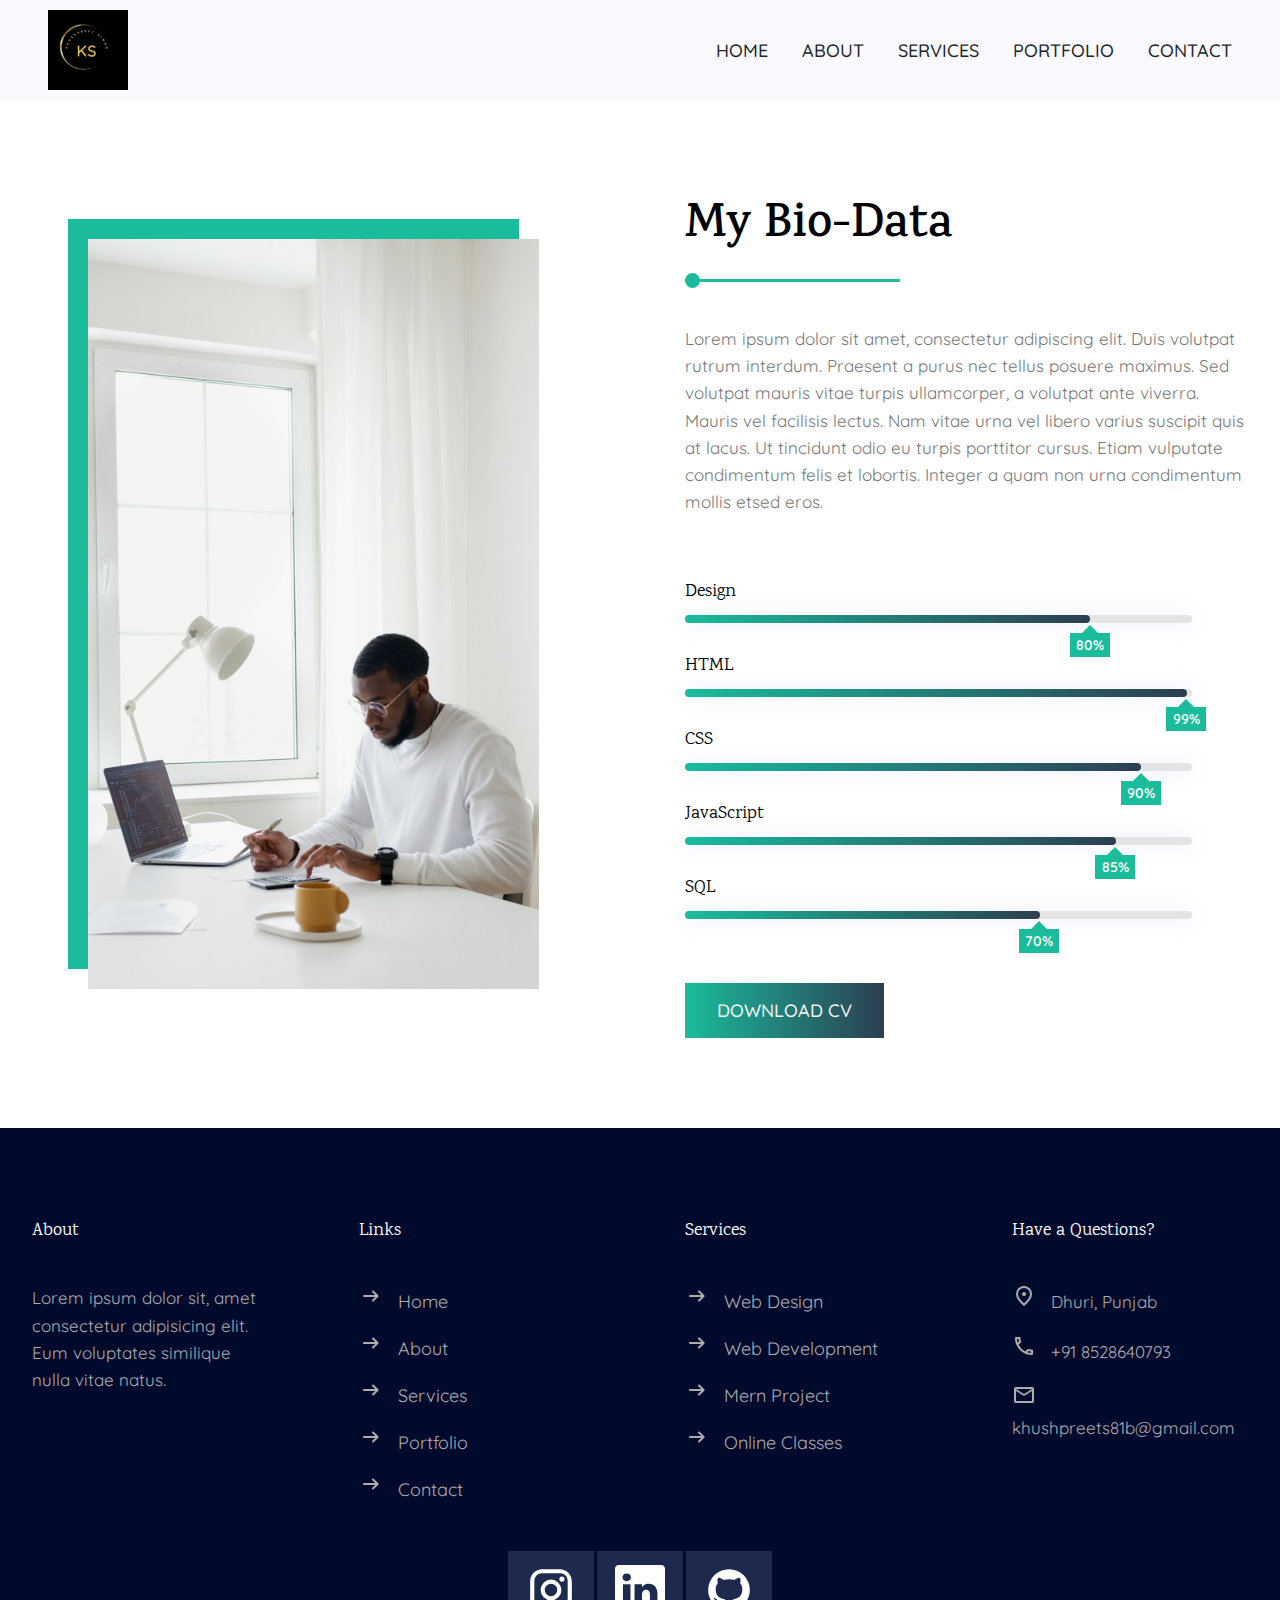
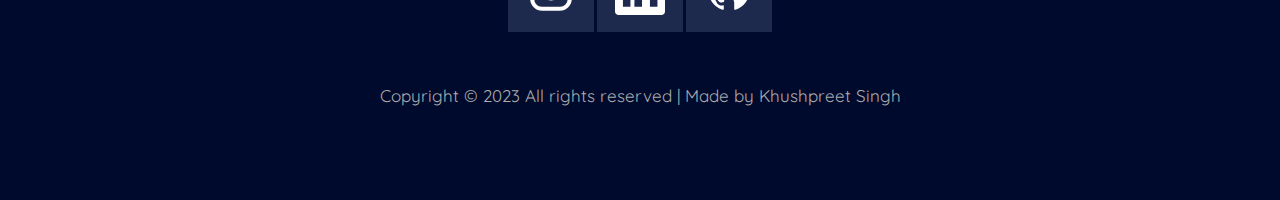
<file: about.html>
<!DOCTYPE html>
<html lang="en">

<head>
  <meta charset="utf-8" />
  <meta http-equiv="X-UA-Compatible" content="IE=edge" />
  <meta name="viewport" content="width=device-width, initial-scale=1.0" />
  <meta name="description" content="My portfolio website to showcase the work I have done, the porjects I have made." />
  <meta name="keywords" content="HTML, CSS, JavaScript, Portfolio Website" />
  <meta name="author" content="Khushpreet Singh" />
  <title>About Page</title>
  <link rel="shortcut icon" href="images/favicon/favicon.ico" type="image/x-icon" />
  <link rel="apple-touch-icon" sizes="57x57" href="images/favicon/apple-icon-57x57.png" />
  <link rel="apple-touch-icon" sizes="60x60" href="images/favicon/apple-icon-60x60.png" />
  <link rel="apple-touch-icon" sizes="72x72" href="images/favicon/apple-icon-72x72.png" />
  <link rel="apple-touch-icon" sizes="76x76" href="images/favicon/apple-icon-76x76.png" />
  <link rel="apple-touch-icon" sizes="114x114" href="images/favicon/apple-icon-114x114.png" />
  <link rel="apple-touch-icon" sizes="120x120" href="images/favicon/apple-icon-120x120.png" />
  <link rel="apple-touch-icon" sizes="144x144" href="images/favicon/apple-icon-144x144.png" />
  <link rel="apple-touch-icon" sizes="152x152" href="images/favicon/apple-icon-152x152.png" />
  <link rel="apple-touch-icon" sizes="180x180" href="images/favicon/apple-icon-180x180.png" />
  <link rel="icon" type="image/png" sizes="192x192" href="images/favicon/android-icon-192x192.png" />
  <link rel="icon" type="image/png" sizes="32x32" href="images/favicon/favicon-32x32.png" />
  <link rel="icon" type="image/png" sizes="96x96" href="images/favicon/favicon-96x96.png" />
  <link rel="icon" type="image/png" sizes="16x16" href="images/favicon/favicon-16x16.png" />
  <link rel="manifest" href="images/favicon/manifest.json" />
  <meta name="msapplication-TileColor" content="#ffffff" />
  <meta name="msapplication-TileImage" content="images/favicon/ms-icon-144x144.png" />
  <meta name="theme-color" content="#ffffff" />
  <link href="style.css" rel="stylesheet" type="text/css" />
  <script defer src="script.js"></script>
</head>

<body>
  <header class="header active">
    <img src="images/logo.png" alt="our main logo" class="logo" />
    <nav class="navbar">
      <ul class="navbar-lists">
        <li>
          <a href="index.html" class="navbar-link home-link">Home</a>
        </li>
        <li>
          <a href="#" class="navbar-link about-link">About</a>
        </li>
        <li>
          <a class="navbar-link service-link" href="service.html">Services</a>
        </li>
        <li>
          <a class="navbar-link portfolio-link" href="#portfolio">Portfolio</a>
        </li>
        <li>
          <a class="navbar-link contact-link" href="contact.html">Contact</a>
        </li>
      </ul>
    </nav>
    <div class="mobile-navbar-btn">
      <svg class="menu-icon" width="24" height="24" viewBox="0 0 24 24">
        <path fill="currentColor" d="M3 18v-2h18v2H3Zm0-5v-2h18v2H3Zm0-5V6h18v2H3Z" />
      </svg>
      <svg class="close-icon" width="24" height="24" viewBox="0 0 24 24">
        <path fill="currentColor"
          d="M6.4 19L5 17.6l5.6-5.6L5 6.4L6.4 5l5.6 5.6L17.6 5L19 6.4L13.4 12l5.6 5.6l-1.4 1.4l-5.6-5.6L6.4 19Z" />
      </svg>
    </div>
  </header>

  <!-- ======================================== 
            Our Bio-Data Section Start  
      ========================================  -->

  <section class="section-biodata section">
    <div class="container grid grid-two-column">
      <div class="bio-image">
        <img src="images/biodata1.jpg" alt="my bio data image" />
      </div>
      <!-- bio right side data  -->
      <div class="bio-data">
        <h2 class="common-heading">my bio-data</h2>
        <p>
          Lorem ipsum dolor sit amet, consectetur adipiscing elit. Duis volutpat rutrum interdum. Praesent a
          purus nec tellus posuere maximus. Sed volutpat mauris vitae turpis ullamcorper, a volutpat ante
          viverra. Mauris vel facilisis lectus. Nam vitae urna vel libero varius suscipit quis at lacus. Ut
          tincidunt odio eu turpis porttitor cursus. Etiam vulputate condimentum felis et lobortis. Integer a
          quam non urna condimentum mollis etsed eros.
        </p>
        <div class="bio-data-stats">
          <div class="bio-stats">
            <h3>Design</h3>
            <div class="bio-progress-bar">
              <span>80%</span>
            </div>
          </div>
          <div class="bio-stats">
            <h3>HTML</h3>
            <div class="bio-progress-bar bio-progress-2">
              <span>99%</span>
            </div>
          </div>
          <div class="bio-stats">
            <h3>CSS</h3>
            <div class="bio-progress-bar bio-progress-3">
              <span>90%</span>
            </div>
          </div>
          <div class="bio-stats">
            <h3>JavaScript</h3>
            <div class="bio-progress-bar bio-progress-4">
              <span>85%</span>
            </div>
          </div>
          <div class="bio-stats">
            <h3>SQL</h3>
            <div class="bio-progress-bar bio-progress-5">
              <span>70%</span>
            </div>
          </div>
        </div>
        <div class="bio-data-btn">
          <a href="https://drive.google.com/file/d/13QnuM0qjEEOYvJI0HD_-9XF75RrftlVY/view?usp=share_link" class="btn"
            target="_blank" download>Download CV</a>
        </div>
      </div>
    </div>
  </section>

  <!-- ======================================== 
            Our Footer   Section Start  
      ========================================  -->
  <footer class="section-footer section">
    <div class="container grid grid-four-column">
      <div class="f-about">
        <h3>About</h3>
        <p>
          Lorem ipsum dolor sit, amet consectetur adipisicing elit. Eum
          voluptates similique nulla vitae natus.
        </p>
      </div>
      <!-- end -->
      <div class="f-links">
        <h3>Links</h3>
        <ul>
          <li>
            <span>
              <svg width="24" height="24" viewBox="0 0 24 24">
                <path fill="currentColor"
                  d="M13.3 17.275q-.3-.3-.288-.725t.313-.725L16.15 13H5q-.425 0-.713-.288T4 12q0-.425.288-.713T5 11h11.15L13.3 8.15q-.3-.3-.3-.713t.3-.712q.3-.3.713-.3t.712.3L19.3 11.3q.15.15.213.325t.062.375q0 .2-.063.375t-.212.325l-4.6 4.6q-.275.275-.687.275t-.713-.3Z" />
              </svg>
            </span><a href="index.html">home</a>
          </li>
          <li>
            <span>
              <svg width="24" height="24" viewBox="0 0 24 24">
                <path fill="currentColor"
                  d="M13.3 17.275q-.3-.3-.288-.725t.313-.725L16.15 13H5q-.425 0-.713-.288T4 12q0-.425.288-.713T5 11h11.15L13.3 8.15q-.3-.3-.3-.713t.3-.712q.3-.3.713-.3t.712.3L19.3 11.3q.15.15.213.325t.062.375q0 .2-.063.375t-.212.325l-4.6 4.6q-.275.275-.687.275t-.713-.3Z" />
              </svg>
            </span><a href="#">about</a>
          </li>
          <li>
            <span>
              <svg width="24" height="24" viewBox="0 0 24 24">
                <path fill="currentColor"
                  d="M13.3 17.275q-.3-.3-.288-.725t.313-.725L16.15 13H5q-.425 0-.713-.288T4 12q0-.425.288-.713T5 11h11.15L13.3 8.15q-.3-.3-.3-.713t.3-.712q.3-.3.713-.3t.712.3L19.3 11.3q.15.15.213.325t.062.375q0 .2-.063.375t-.212.325l-4.6 4.6q-.275.275-.687.275t-.713-.3Z" />
              </svg>
            </span><a href="service.html">services</a>
          </li>
          <li>
            <span>
              <svg width="24" height="24" viewBox="0 0 24 24">
                <path fill="currentColor"
                  d="M13.3 17.275q-.3-.3-.288-.725t.313-.725L16.15 13H5q-.425 0-.713-.288T4 12q0-.425.288-.713T5 11h11.15L13.3 8.15q-.3-.3-.3-.713t.3-.712q.3-.3.713-.3t.712.3L19.3 11.3q.15.15.213.325t.062.375q0 .2-.063.375t-.212.325l-4.6 4.6q-.275.275-.687.275t-.713-.3Z" />
              </svg>
            </span><a href="#">portfolio</a>
          </li>

          <li>
            <span>
              <svg width="24" height="24" viewBox="0 0 24 24">
                <path fill="currentColor"
                  d="M13.3 17.275q-.3-.3-.288-.725t.313-.725L16.15 13H5q-.425 0-.713-.288T4 12q0-.425.288-.713T5 11h11.15L13.3 8.15q-.3-.3-.3-.713t.3-.712q.3-.3.713-.3t.712.3L19.3 11.3q.15.15.213.325t.062.375q0 .2-.063.375t-.212.325l-4.6 4.6q-.275.275-.687.275t-.713-.3Z" />
              </svg>
            </span><a href="contact.html">contact</a>
          </li>
        </ul>
      </div>
      <!-- end  -->
      <div class="f-services">
        <h3>Services</h3>
        <ul>
          <li>
            <span>
              <svg width="24" height="24" viewBox="0 0 24 24">
                <path fill="currentColor"
                  d="M13.3 17.275q-.3-.3-.288-.725t.313-.725L16.15 13H5q-.425 0-.713-.288T4 12q0-.425.288-.713T5 11h11.15L13.3 8.15q-.3-.3-.3-.713t.3-.712q.3-.3.713-.3t.712.3L19.3 11.3q.15.15.213.325t.062.375q0 .2-.063.375t-.212.325l-4.6 4.6q-.275.275-.687.275t-.713-.3Z" />
              </svg>
            </span><a href="#">web design</a>
          </li>
          <li>
            <span>
              <svg width="24" height="24" viewBox="0 0 24 24">
                <path fill="currentColor"
                  d="M13.3 17.275q-.3-.3-.288-.725t.313-.725L16.15 13H5q-.425 0-.713-.288T4 12q0-.425.288-.713T5 11h11.15L13.3 8.15q-.3-.3-.3-.713t.3-.712q.3-.3.713-.3t.712.3L19.3 11.3q.15.15.213.325t.062.375q0 .2-.063.375t-.212.325l-4.6 4.6q-.275.275-.687.275t-.713-.3Z" />
              </svg>
            </span><a href="#">web development</a>
          </li>
          <li>
            <span>
              <svg width="24" height="24" viewBox="0 0 24 24">
                <path fill="currentColor"
                  d="M13.3 17.275q-.3-.3-.288-.725t.313-.725L16.15 13H5q-.425 0-.713-.288T4 12q0-.425.288-.713T5 11h11.15L13.3 8.15q-.3-.3-.3-.713t.3-.712q.3-.3.713-.3t.712.3L19.3 11.3q.15.15.213.325t.062.375q0 .2-.063.375t-.212.325l-4.6 4.6q-.275.275-.687.275t-.713-.3Z" />
              </svg>
            </span><a href="#">Mern Project</a>
          </li>
          <li>
            <span>
              <svg width="24" height="24" viewBox="0 0 24 24">
                <path fill="currentColor"
                  d="M13.3 17.275q-.3-.3-.288-.725t.313-.725L16.15 13H5q-.425 0-.713-.288T4 12q0-.425.288-.713T5 11h11.15L13.3 8.15q-.3-.3-.3-.713t.3-.712q.3-.3.713-.3t.712.3L19.3 11.3q.15.15.213.325t.062.375q0 .2-.063.375t-.212.325l-4.6 4.6q-.275.275-.687.275t-.713-.3Z" />
              </svg>
            </span><a href="#">Online Classes</a>
          </li>
        </ul>
      </div>
      <!-- end  -->
      <div class="f-address">
        <h3>Have a Questions?</h3>
        <address>
          <div>
            <p>
              <span>
                <svg width="24" height="24" viewBox="0 0 24 24">
                  <path fill="currentColor"
                    d="M12 12q.825 0 1.413-.588T14 10q0-.825-.588-1.413T12 8q-.825 0-1.413.588T10 10q0 .825.588 1.413T12 12Zm0 7.35q3.05-2.8 4.525-5.088T18 10.2q0-2.725-1.738-4.462T12 4Q9.475 4 7.737 5.738T6 10.2q0 1.775 1.475 4.063T12 19.35ZM12 22q-4.025-3.425-6.012-6.362T4 10.2q0-3.75 2.413-5.975T12 2q3.175 0 5.588 2.225T20 10.2q0 2.5-1.988 5.438T12 22Zm0-11.8Z" />
                </svg>
              </span>
              Dhuri, Punjab
            </p>
          </div>

          <div>
            <p>
              <span>
                <svg width="24" height="24" viewBox="0 0 24 24">
                  <path fill="currentColor"
                    d="M6.54 5c.06.89.21 1.76.45 2.59l-1.2 1.2c-.41-1.2-.67-2.47-.76-3.79h1.51m9.86 12.02c.85.24 1.72.39 2.6.45v1.49c-1.32-.09-2.59-.35-3.8-.75l1.2-1.19M7.5 3H4c-.55 0-1 .45-1 1c0 9.39 7.61 17 17 17c.55 0 1-.45 1-1v-3.49c0-.55-.45-1-1-1c-1.24 0-2.45-.2-3.57-.57a.84.84 0 0 0-.31-.05c-.26 0-.51.1-.71.29l-2.2 2.2a15.149 15.149 0 0 1-6.59-6.59l2.2-2.2c.28-.28.36-.67.25-1.02A11.36 11.36 0 0 1 8.5 4c0-.55-.45-1-1-1z" />
                </svg>
              </span>
              <a href="tel:+918528640793"> +91 8528640793 </a>
            </p>
          </div>

          <div>
            <p>
              <span>
                <svg width="24" height="24" viewBox="0 0 24 24">
                  <path fill="currentColor"
                    d="M4 20q-.825 0-1.413-.588T2 18V6q0-.825.588-1.413T4 4h16q.825 0 1.413.588T22 6v12q0 .825-.588 1.413T20 20H4Zm8-7L4 8v10h16V8l-8 5Zm0-2l8-5H4l8 5ZM4 8V6v12V8Z" />
                </svg>
              </span>
              <a href="mailto: khushpreets81b@gmail.com">
                khushpreets81b@gmail.com
              </a>
            </p>
          </div>
        </address>
      </div>
    </div>

    <div class="container">
      <div class="f-social-icons">
        <a href="https://www.instagram.com/khushpreet_in/" target="_blank">
          <svg width="50" height="50" viewBox="0 0 24 24">
            <path fill="currentColor"
              d="M7.8 2h8.4C19.4 2 22 4.6 22 7.8v8.4a5.8 5.8 0 0 1-5.8 5.8H7.8C4.6 22 2 19.4 2 16.2V7.8A5.8 5.8 0 0 1 7.8 2m-.2 2A3.6 3.6 0 0 0 4 7.6v8.8C4 18.39 5.61 20 7.6 20h8.8a3.6 3.6 0 0 0 3.6-3.6V7.6C20 5.61 18.39 4 16.4 4H7.6m9.65 1.5a1.25 1.25 0 0 1 1.25 1.25A1.25 1.25 0 0 1 17.25 8A1.25 1.25 0 0 1 16 6.75a1.25 1.25 0 0 1 1.25-1.25M12 7a5 5 0 0 1 5 5a5 5 0 0 1-5 5a5 5 0 0 1-5-5a5 5 0 0 1 5-5m0 2a3 3 0 0 0-3 3a3 3 0 0 0 3 3a3 3 0 0 0 3-3a3 3 0 0 0-3-3Z" />
          </svg>
        </a>

        <a href="https://www.linkedin.com/in/khushpreet-singh-b57357256/" target="_blank">
          <svg width="50" height="50" viewBox="0 0 16 16">
            <path fill="currentColor"
              d="M0 1.146C0 .513.526 0 1.175 0h13.65C15.474 0 16 .513 16 1.146v13.708c0 .633-.526 1.146-1.175 1.146H1.175C.526 16 0 15.487 0 14.854V1.146zm4.943 12.248V6.169H2.542v7.225h2.401zm-1.2-8.212c.837 0 1.358-.554 1.358-1.248c-.015-.709-.52-1.248-1.342-1.248c-.822 0-1.359.54-1.359 1.248c0 .694.521 1.248 1.327 1.248h.016zm4.908 8.212V9.359c0-.216.016-.432.08-.586c.173-.431.568-.878 1.232-.878c.869 0 1.216.662 1.216 1.634v3.865h2.401V9.25c0-2.22-1.184-3.252-2.764-3.252c-1.274 0-1.845.7-2.165 1.193v.025h-.016a5.54 5.54 0 0 1 .016-.025V6.169h-2.4c.03.678 0 7.225 0 7.225h2.4z" />
          </svg>
        </a>

        <a href="https://github.com/khushpreetsinghb" target="_blank">
          <svg width="50" height="50" viewBox="0 0 24 24">
            <path fill="currentColor"
              d="M12 2A10 10 0 0 0 2 12c0 4.42 2.87 8.17 6.84 9.5c.5.08.66-.23.66-.5v-1.69c-2.77.6-3.36-1.34-3.36-1.34c-.46-1.16-1.11-1.47-1.11-1.47c-.91-.62.07-.6.07-.6c1 .07 1.53 1.03 1.53 1.03c.87 1.52 2.34 1.07 2.91.83c.09-.65.35-1.09.63-1.34c-2.22-.25-4.55-1.11-4.55-4.92c0-1.11.38-2 1.03-2.71c-.1-.25-.45-1.29.1-2.64c0 0 .84-.27 2.75 1.02c.79-.22 1.65-.33 2.5-.33c.85 0 1.71.11 2.5.33c1.91-1.29 2.75-1.02 2.75-1.02c.55 1.35.2 2.39.1 2.64c.65.71 1.03 1.6 1.03 2.71c0 3.82-2.34 4.66-4.57 4.91c.36.31.69.92.69 1.85V21c0 .27.16.59.67.5C19.14 20.16 22 16.42 22 12A10 10 0 0 0 12 2Z" />
          </svg>
        </a>
      </div>

      <div class="f-credits">
        <p>
          Copyright © 2023 All rights reserved | Made by Khushpreet Singh
        </p>
      </div>
    </div>
  </footer>

  <!-- ======================================== 
            Our Javascript Section Start  
      ========================================  -->

</body>

</html>
</file>
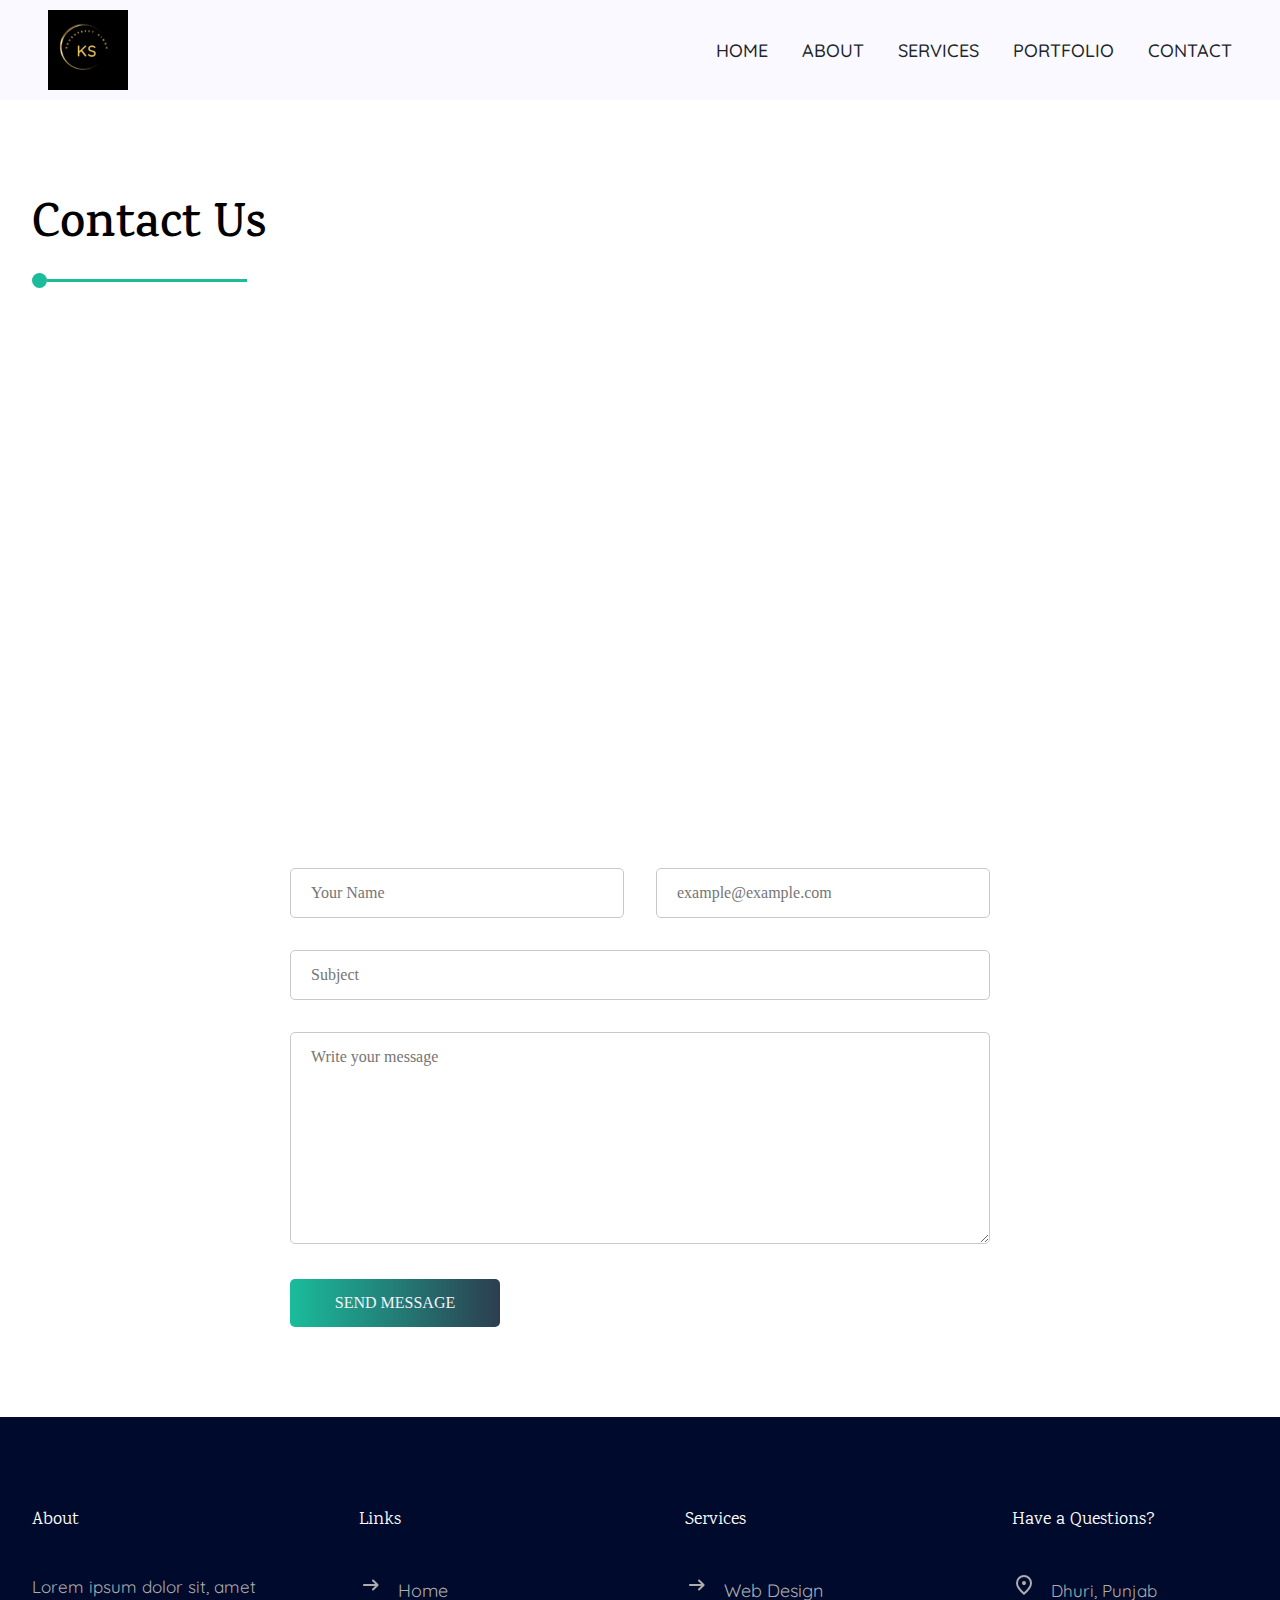
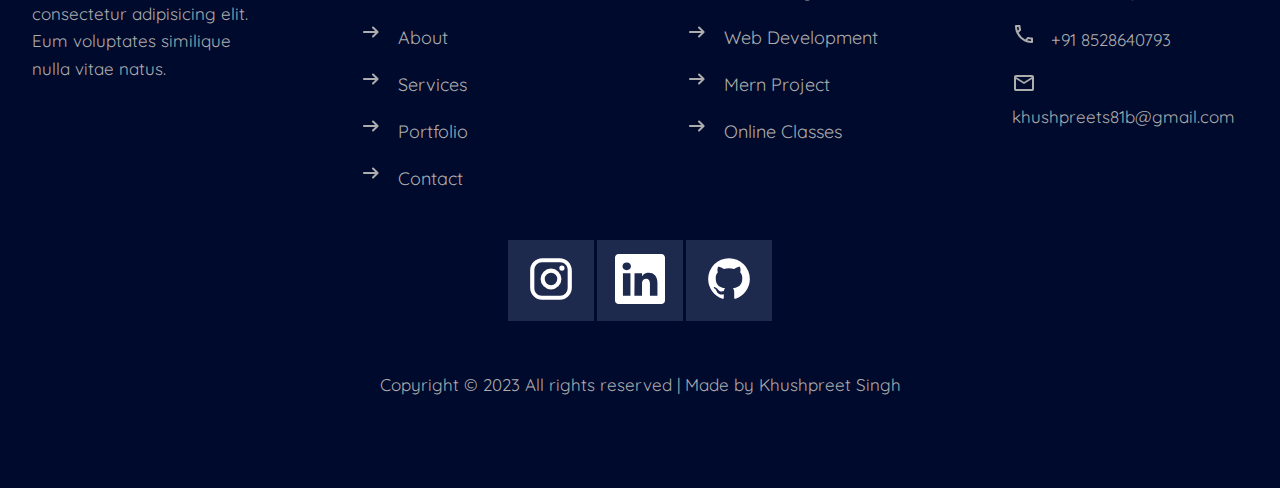
<file: contact.html>
<!DOCTYPE html>
<html lang="en">

<head>
  <meta charset="utf-8" />
  <meta http-equiv="X-UA-Compatible" content="IE=edge" />
  <meta name="viewport" content="width=device-width, initial-scale=1.0" />
  <meta name="description" content="My portfolio website to showcase the work I have done, the porjects I have made." />
  <meta name="keywords" content="HTML, CSS, JavaScript, Portfolio Website" />
  <meta name="author" content="Khushpreet Singh" />
  <title>Contact Us Page</title>
  <link rel="shortcut icon" href="images/favicon/favicon.ico" type="image/x-icon" />
  <link rel="apple-touch-icon" sizes="57x57" href="images/favicon/apple-icon-57x57.png" />
  <link rel="apple-touch-icon" sizes="60x60" href="images/favicon/apple-icon-60x60.png" />
  <link rel="apple-touch-icon" sizes="72x72" href="images/favicon/apple-icon-72x72.png" />
  <link rel="apple-touch-icon" sizes="76x76" href="images/favicon/apple-icon-76x76.png" />
  <link rel="apple-touch-icon" sizes="114x114" href="images/favicon/apple-icon-114x114.png" />
  <link rel="apple-touch-icon" sizes="120x120" href="images/favicon/apple-icon-120x120.png" />
  <link rel="apple-touch-icon" sizes="144x144" href="images/favicon/apple-icon-144x144.png" />
  <link rel="apple-touch-icon" sizes="152x152" href="images/favicon/apple-icon-152x152.png" />
  <link rel="apple-touch-icon" sizes="180x180" href="images/favicon/apple-icon-180x180.png" />
  <link rel="icon" type="image/png" sizes="192x192" href="images/favicon/android-icon-192x192.png" />
  <link rel="icon" type="image/png" sizes="32x32" href="images/favicon/favicon-32x32.png" />
  <link rel="icon" type="image/png" sizes="96x96" href="images/favicon/favicon-96x96.png" />
  <link rel="icon" type="image/png" sizes="16x16" href="images/favicon/favicon-16x16.png" />
  <link rel="manifest" href="images/favicon/manifest.json" />
  <meta name="msapplication-TileColor" content="#ffffff" />
  <meta name="msapplication-TileImage" content="images/favicon/ms-icon-144x144.png" />
  <meta name="theme-color" content="#ffffff" />
  <link href="style.css" rel="stylesheet" type="text/css" />
  <script defer src="script.js"></script>
</head>

<body>
  <header class="header active">
    <img src="images/logo.png" alt="our main logo" class="logo" />
    <nav class="navbar">
      <ul class="navbar-lists">
        <li>
          <a href="index.html" class="navbar-link home-link">Home</a>
        </li>
        <li>
          <a href="about.html" class="navbar-link about-link">About</a>
        </li>
        <li>
          <a class="navbar-link service-link" href="service.html">Services</a>
        </li>
        <li>
          <a class="navbar-link portfolio-link" href="#portfolio">Portfolio</a>
        </li>
        <li>
          <a class="navbar-link contact-link" href="#">Contact</a>
        </li>
      </ul>
    </nav>
    <div class="mobile-navbar-btn">
      <svg class="menu-icon" width="24" height="24" viewBox="0 0 24 24">
        <path fill="currentColor" d="M3 18v-2h18v2H3Zm0-5v-2h18v2H3Zm0-5V6h18v2H3Z" />
      </svg>
      <svg class="close-icon" width="24" height="24" viewBox="0 0 24 24">
        <path fill="currentColor"
          d="M6.4 19L5 17.6l5.6-5.6L5 6.4L6.4 5l5.6 5.6L17.6 5L19 6.4L13.4 12l5.6 5.6l-1.4 1.4l-5.6-5.6L6.4 19Z" />
      </svg>
    </div>
  </header>

  <!-- ======================================== 
            Our contact us   Section Start  
      ========================================  -->

  <section class="section section-contact">
    <div class="container">
      <h2 class="common-heading">Contact Us</h2>
    </div>

    <iframe
      src="https://www.google.com/maps/embed?pb=!1m18!1m12!1m3!1d4729.648874307972!2d75.85779619439428!3d30.36901462585338!2m3!1f0!2f0!3f0!3m2!1i1024!2i768!4f13.1!3m3!1m2!1s0x39105b0ac507db9f%3A0xabaa53ad9590cba8!2sDhuri%2C%20Punjab%20148024!5e0!3m2!1sen!2sin!4v1682092076908!5m2!1sen!2sin"
      width="100%" height="450" style="border:0;" allowfullscreen="" loading="lazy"
      referrerpolicy="no-referrer-when-downgrade"></iframe>

    <div class="section-contact-main contact-container">
      <form action="https://formspree.io/f/mnqylodj" method="POST">
        <div class="grid grid-two-column">
          <div>
            <label for="username"></label>
            <input type="text" name="username" placeholder="Your Name" id="username" required />
          </div>
          <div>
            <label for="email"></label>
            <input type="email" name="email" placeholder="example@example.com" id="email" required />
          </div>
        </div>

        <div>
          <label for="subject"></label>
          <input type="text" name="subject" placeholder="Subject" id="subject" required />
        </div>
        <div>
          <label for="textarea"></label>
          <textarea name="textarea" id="textarea" cols="30" rows="10" placeholder="Write your message"
            required></textarea>
        </div>

        <div>
          <input type="submit" name="submit" id="submit" class="btn" value="send message" />
        </div>
      </form>
    </div>
  </section>

  <!-- ======================================== 
            Our Footer   Section Start  
      ========================================  -->
  <footer class="section-footer section">
    <div class="container grid grid-four-column">
      <div class="f-about">
        <h3>About</h3>
        <p>
          Lorem ipsum dolor sit, amet consectetur adipisicing elit. Eum
          voluptates similique nulla vitae natus.
        </p>
      </div>
      <!-- end -->
      <div class="f-links">
        <h3>Links</h3>
        <ul>
          <li>
            <span>
              <svg width="24" height="24" viewBox="0 0 24 24">
                <path fill="currentColor"
                  d="M13.3 17.275q-.3-.3-.288-.725t.313-.725L16.15 13H5q-.425 0-.713-.288T4 12q0-.425.288-.713T5 11h11.15L13.3 8.15q-.3-.3-.3-.713t.3-.712q.3-.3.713-.3t.712.3L19.3 11.3q.15.15.213.325t.062.375q0 .2-.063.375t-.212.325l-4.6 4.6q-.275.275-.687.275t-.713-.3Z" />
              </svg>
            </span><a href="index.html">home</a>
          </li>
          <li>
            <span>
              <svg width="24" height="24" viewBox="0 0 24 24">
                <path fill="currentColor"
                  d="M13.3 17.275q-.3-.3-.288-.725t.313-.725L16.15 13H5q-.425 0-.713-.288T4 12q0-.425.288-.713T5 11h11.15L13.3 8.15q-.3-.3-.3-.713t.3-.712q.3-.3.713-.3t.712.3L19.3 11.3q.15.15.213.325t.062.375q0 .2-.063.375t-.212.325l-4.6 4.6q-.275.275-.687.275t-.713-.3Z" />
              </svg>
            </span><a href="about.html">about</a>
          </li>
          <li>
            <span>
              <svg width="24" height="24" viewBox="0 0 24 24">
                <path fill="currentColor"
                  d="M13.3 17.275q-.3-.3-.288-.725t.313-.725L16.15 13H5q-.425 0-.713-.288T4 12q0-.425.288-.713T5 11h11.15L13.3 8.15q-.3-.3-.3-.713t.3-.712q.3-.3.713-.3t.712.3L19.3 11.3q.15.15.213.325t.062.375q0 .2-.063.375t-.212.325l-4.6 4.6q-.275.275-.687.275t-.713-.3Z" />
              </svg>
            </span><a href="service.html">services</a>
          </li>
          <li>
            <span>
              <svg width="24" height="24" viewBox="0 0 24 24">
                <path fill="currentColor"
                  d="M13.3 17.275q-.3-.3-.288-.725t.313-.725L16.15 13H5q-.425 0-.713-.288T4 12q0-.425.288-.713T5 11h11.15L13.3 8.15q-.3-.3-.3-.713t.3-.712q.3-.3.713-.3t.712.3L19.3 11.3q.15.15.213.325t.062.375q0 .2-.063.375t-.212.325l-4.6 4.6q-.275.275-.687.275t-.713-.3Z" />
              </svg>
            </span><a href="#">portfolio</a>
          </li>

          <li>
            <span>
              <svg width="24" height="24" viewBox="0 0 24 24">
                <path fill="currentColor"
                  d="M13.3 17.275q-.3-.3-.288-.725t.313-.725L16.15 13H5q-.425 0-.713-.288T4 12q0-.425.288-.713T5 11h11.15L13.3 8.15q-.3-.3-.3-.713t.3-.712q.3-.3.713-.3t.712.3L19.3 11.3q.15.15.213.325t.062.375q0 .2-.063.375t-.212.325l-4.6 4.6q-.275.275-.687.275t-.713-.3Z" />
              </svg>
            </span><a href="#">contact</a>
          </li>
        </ul>
      </div>
      <!-- end  -->
      <div class="f-services">
        <h3>Services</h3>
        <ul>
          <li>
            <span>
              <svg width="24" height="24" viewBox="0 0 24 24">
                <path fill="currentColor"
                  d="M13.3 17.275q-.3-.3-.288-.725t.313-.725L16.15 13H5q-.425 0-.713-.288T4 12q0-.425.288-.713T5 11h11.15L13.3 8.15q-.3-.3-.3-.713t.3-.712q.3-.3.713-.3t.712.3L19.3 11.3q.15.15.213.325t.062.375q0 .2-.063.375t-.212.325l-4.6 4.6q-.275.275-.687.275t-.713-.3Z" />
              </svg>
            </span><a href="#">web design</a>
          </li>
          <li>
            <span>
              <svg width="24" height="24" viewBox="0 0 24 24">
                <path fill="currentColor"
                  d="M13.3 17.275q-.3-.3-.288-.725t.313-.725L16.15 13H5q-.425 0-.713-.288T4 12q0-.425.288-.713T5 11h11.15L13.3 8.15q-.3-.3-.3-.713t.3-.712q.3-.3.713-.3t.712.3L19.3 11.3q.15.15.213.325t.062.375q0 .2-.063.375t-.212.325l-4.6 4.6q-.275.275-.687.275t-.713-.3Z" />
              </svg>
            </span><a href="#">web development</a>
          </li>
          <li>
            <span>
              <svg width="24" height="24" viewBox="0 0 24 24">
                <path fill="currentColor"
                  d="M13.3 17.275q-.3-.3-.288-.725t.313-.725L16.15 13H5q-.425 0-.713-.288T4 12q0-.425.288-.713T5 11h11.15L13.3 8.15q-.3-.3-.3-.713t.3-.712q.3-.3.713-.3t.712.3L19.3 11.3q.15.15.213.325t.062.375q0 .2-.063.375t-.212.325l-4.6 4.6q-.275.275-.687.275t-.713-.3Z" />
              </svg>
            </span><a href="#">Mern Project</a>
          </li>
          <li>
            <span>
              <svg width="24" height="24" viewBox="0 0 24 24">
                <path fill="currentColor"
                  d="M13.3 17.275q-.3-.3-.288-.725t.313-.725L16.15 13H5q-.425 0-.713-.288T4 12q0-.425.288-.713T5 11h11.15L13.3 8.15q-.3-.3-.3-.713t.3-.712q.3-.3.713-.3t.712.3L19.3 11.3q.15.15.213.325t.062.375q0 .2-.063.375t-.212.325l-4.6 4.6q-.275.275-.687.275t-.713-.3Z" />
              </svg>
            </span><a href="#">Online Classes</a>
          </li>
        </ul>
      </div>
      <!-- end  -->
      <div class="f-address">
        <h3>Have a Questions?</h3>
        <address>
          <div>
            <p>
              <span>
                <svg width="24" height="24" viewBox="0 0 24 24">
                  <path fill="currentColor"
                    d="M12 12q.825 0 1.413-.588T14 10q0-.825-.588-1.413T12 8q-.825 0-1.413.588T10 10q0 .825.588 1.413T12 12Zm0 7.35q3.05-2.8 4.525-5.088T18 10.2q0-2.725-1.738-4.462T12 4Q9.475 4 7.737 5.738T6 10.2q0 1.775 1.475 4.063T12 19.35ZM12 22q-4.025-3.425-6.012-6.362T4 10.2q0-3.75 2.413-5.975T12 2q3.175 0 5.588 2.225T20 10.2q0 2.5-1.988 5.438T12 22Zm0-11.8Z" />
                </svg>
              </span>
              Dhuri, Punjab
            </p>
          </div>

          <div>
            <p>
              <span>
                <svg width="24" height="24" viewBox="0 0 24 24">
                  <path fill="currentColor"
                    d="M6.54 5c.06.89.21 1.76.45 2.59l-1.2 1.2c-.41-1.2-.67-2.47-.76-3.79h1.51m9.86 12.02c.85.24 1.72.39 2.6.45v1.49c-1.32-.09-2.59-.35-3.8-.75l1.2-1.19M7.5 3H4c-.55 0-1 .45-1 1c0 9.39 7.61 17 17 17c.55 0 1-.45 1-1v-3.49c0-.55-.45-1-1-1c-1.24 0-2.45-.2-3.57-.57a.84.84 0 0 0-.31-.05c-.26 0-.51.1-.71.29l-2.2 2.2a15.149 15.149 0 0 1-6.59-6.59l2.2-2.2c.28-.28.36-.67.25-1.02A11.36 11.36 0 0 1 8.5 4c0-.55-.45-1-1-1z" />
                </svg>
              </span>
              <a href="tel:+918528640793"> +91 8528640793 </a>
            </p>
          </div>

          <div>
            <p>
              <span>
                <svg width="24" height="24" viewBox="0 0 24 24">
                  <path fill="currentColor"
                    d="M4 20q-.825 0-1.413-.588T2 18V6q0-.825.588-1.413T4 4h16q.825 0 1.413.588T22 6v12q0 .825-.588 1.413T20 20H4Zm8-7L4 8v10h16V8l-8 5Zm0-2l8-5H4l8 5ZM4 8V6v12V8Z" />
                </svg>
              </span>
              <a href="mailto: khushpreets81b@gmail.com">
                khushpreets81b@gmail.com
              </a>
            </p>
          </div>
        </address>
      </div>
    </div>

    <div class="container">
      <div class="f-social-icons">
        <a href="https://www.instagram.com/khushpreet_in/" target="_blank">
          <svg width="50" height="50" viewBox="0 0 24 24">
            <path fill="currentColor"
              d="M7.8 2h8.4C19.4 2 22 4.6 22 7.8v8.4a5.8 5.8 0 0 1-5.8 5.8H7.8C4.6 22 2 19.4 2 16.2V7.8A5.8 5.8 0 0 1 7.8 2m-.2 2A3.6 3.6 0 0 0 4 7.6v8.8C4 18.39 5.61 20 7.6 20h8.8a3.6 3.6 0 0 0 3.6-3.6V7.6C20 5.61 18.39 4 16.4 4H7.6m9.65 1.5a1.25 1.25 0 0 1 1.25 1.25A1.25 1.25 0 0 1 17.25 8A1.25 1.25 0 0 1 16 6.75a1.25 1.25 0 0 1 1.25-1.25M12 7a5 5 0 0 1 5 5a5 5 0 0 1-5 5a5 5 0 0 1-5-5a5 5 0 0 1 5-5m0 2a3 3 0 0 0-3 3a3 3 0 0 0 3 3a3 3 0 0 0 3-3a3 3 0 0 0-3-3Z" />
          </svg>
        </a>

        <a href="https://www.linkedin.com/in/khushpreet-singh-b57357256/" target="_blank">
          <svg width="50" height="50" viewBox="0 0 16 16">
            <path fill="currentColor"
              d="M0 1.146C0 .513.526 0 1.175 0h13.65C15.474 0 16 .513 16 1.146v13.708c0 .633-.526 1.146-1.175 1.146H1.175C.526 16 0 15.487 0 14.854V1.146zm4.943 12.248V6.169H2.542v7.225h2.401zm-1.2-8.212c.837 0 1.358-.554 1.358-1.248c-.015-.709-.52-1.248-1.342-1.248c-.822 0-1.359.54-1.359 1.248c0 .694.521 1.248 1.327 1.248h.016zm4.908 8.212V9.359c0-.216.016-.432.08-.586c.173-.431.568-.878 1.232-.878c.869 0 1.216.662 1.216 1.634v3.865h2.401V9.25c0-2.22-1.184-3.252-2.764-3.252c-1.274 0-1.845.7-2.165 1.193v.025h-.016a5.54 5.54 0 0 1 .016-.025V6.169h-2.4c.03.678 0 7.225 0 7.225h2.4z" />
          </svg>
        </a>

        <a href="https://github.com/khushpreetsinghb" target="_blank">
          <svg width="50" height="50" viewBox="0 0 24 24">
            <path fill="currentColor"
              d="M12 2A10 10 0 0 0 2 12c0 4.42 2.87 8.17 6.84 9.5c.5.08.66-.23.66-.5v-1.69c-2.77.6-3.36-1.34-3.36-1.34c-.46-1.16-1.11-1.47-1.11-1.47c-.91-.62.07-.6.07-.6c1 .07 1.53 1.03 1.53 1.03c.87 1.52 2.34 1.07 2.91.83c.09-.65.35-1.09.63-1.34c-2.22-.25-4.55-1.11-4.55-4.92c0-1.11.38-2 1.03-2.71c-.1-.25-.45-1.29.1-2.64c0 0 .84-.27 2.75 1.02c.79-.22 1.65-.33 2.5-.33c.85 0 1.71.11 2.5.33c1.91-1.29 2.75-1.02 2.75-1.02c.55 1.35.2 2.39.1 2.64c.65.71 1.03 1.6 1.03 2.71c0 3.82-2.34 4.66-4.57 4.91c.36.31.69.92.69 1.85V21c0 .27.16.59.67.5C19.14 20.16 22 16.42 22 12A10 10 0 0 0 12 2Z" />
          </svg>
        </a>
      </div>

      <div class="f-credits">
        <p>
          Copyright © 2023 All rights reserved | Made by Khushpreet Singh
        </p>
      </div>
    </div>
  </footer>

  <!-- ======================================== 
            Our Javascript Section Start  
      ========================================  -->

</body>

</html>
</file>
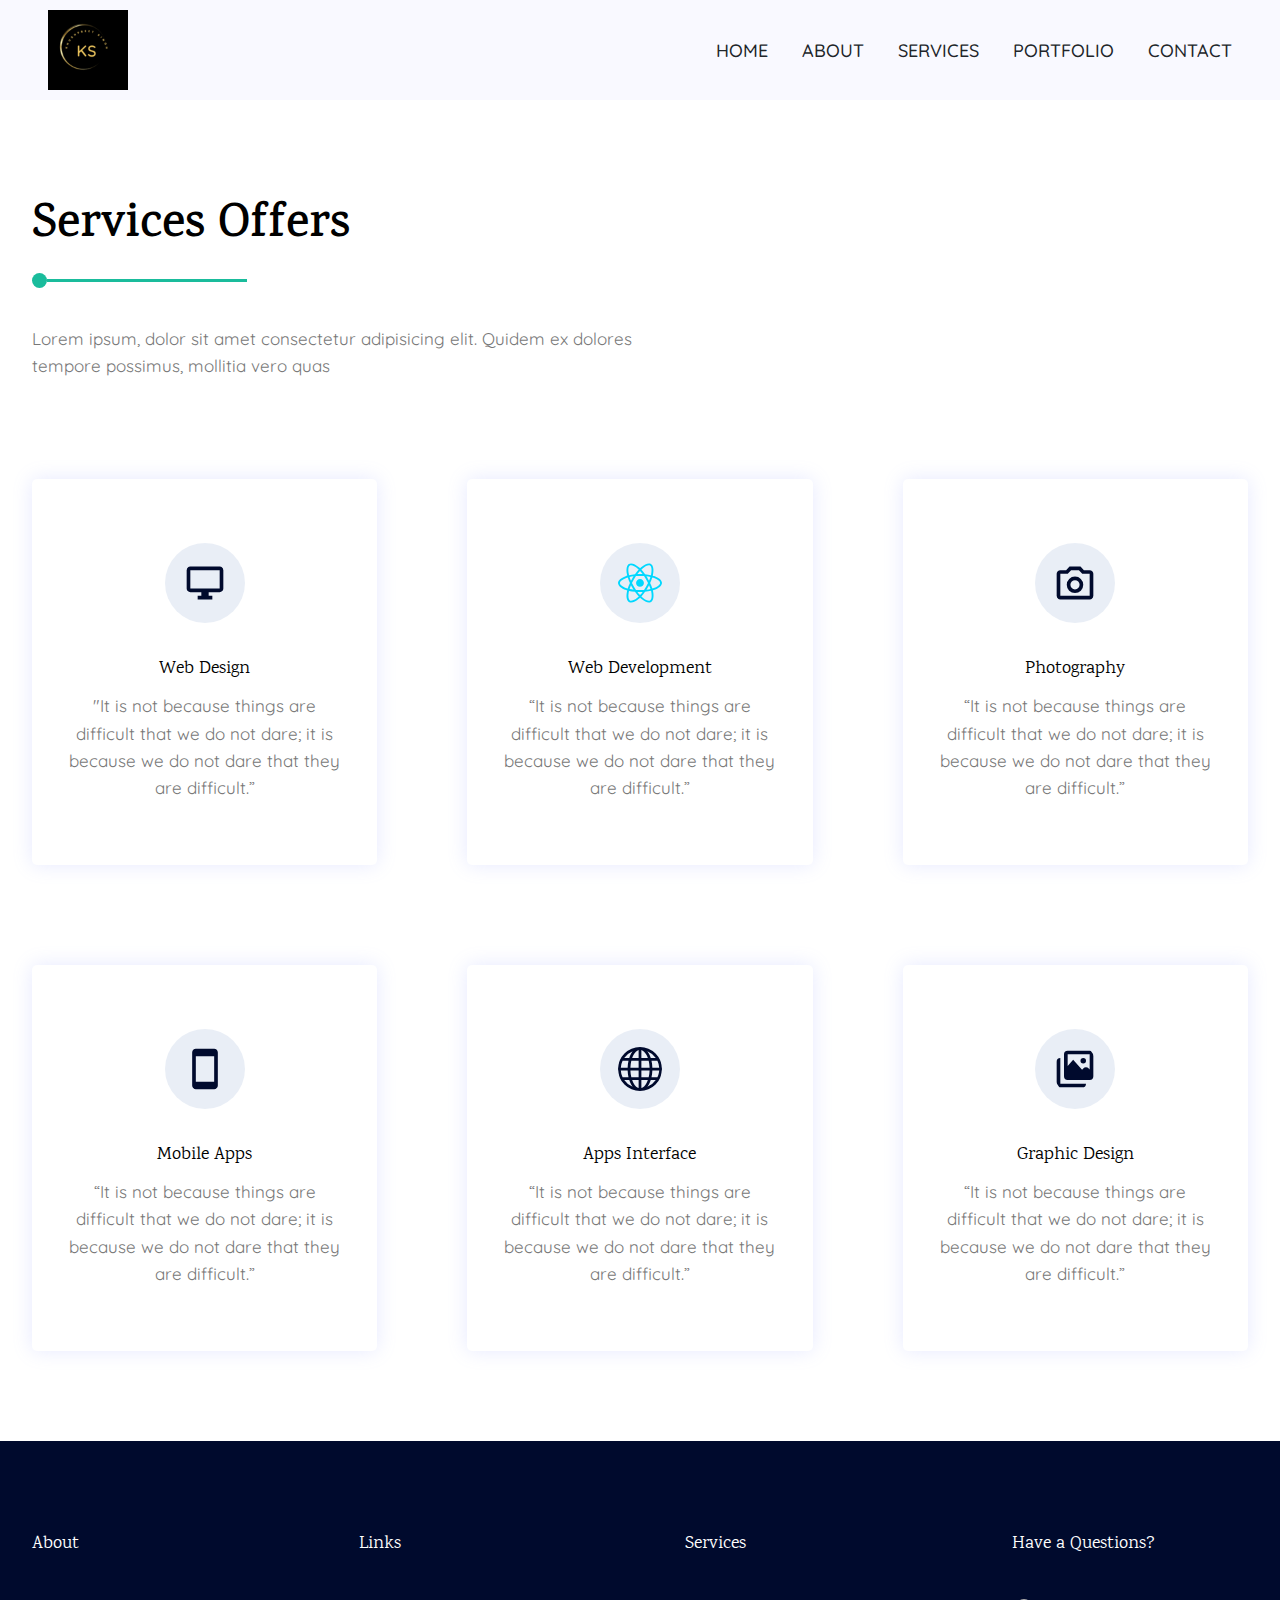
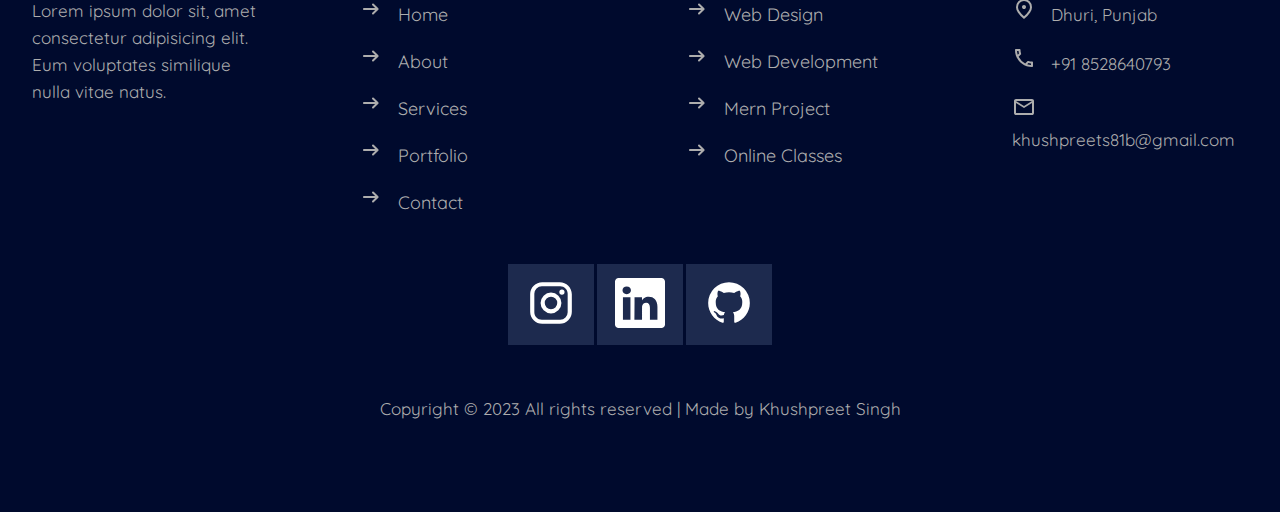
<file: service.html>
<!DOCTYPE html>
<html lang="en">

<head>
  <meta charset="utf-8" />
  <meta http-equiv="X-UA-Compatible" content="IE=edge" />
  <meta name="viewport" content="width=device-width, initial-scale=1.0" />
  <meta name="description" content="My portfolio website to showcase the work I have done, the porjects I have made." />
  <meta name="keywords" content="HTML, CSS, JavaScript, Portfolio Website" />
  <meta name="author" content="Khushpreet Singh" />
  <title>Services Page</title>
  <link rel="shortcut icon" href="images/favicon/favicon.ico" type="image/x-icon" />
  <link rel="apple-touch-icon" sizes="57x57" href="images/favicon/apple-icon-57x57.png" />
  <link rel="apple-touch-icon" sizes="60x60" href="images/favicon/apple-icon-60x60.png" />
  <link rel="apple-touch-icon" sizes="72x72" href="images/favicon/apple-icon-72x72.png" />
  <link rel="apple-touch-icon" sizes="76x76" href="images/favicon/apple-icon-76x76.png" />
  <link rel="apple-touch-icon" sizes="114x114" href="images/favicon/apple-icon-114x114.png" />
  <link rel="apple-touch-icon" sizes="120x120" href="images/favicon/apple-icon-120x120.png" />
  <link rel="apple-touch-icon" sizes="144x144" href="images/favicon/apple-icon-144x144.png" />
  <link rel="apple-touch-icon" sizes="152x152" href="images/favicon/apple-icon-152x152.png" />
  <link rel="apple-touch-icon" sizes="180x180" href="images/favicon/apple-icon-180x180.png" />
  <link rel="icon" type="image/png" sizes="192x192" href="images/favicon/android-icon-192x192.png" />
  <link rel="icon" type="image/png" sizes="32x32" href="images/favicon/favicon-32x32.png" />
  <link rel="icon" type="image/png" sizes="96x96" href="images/favicon/favicon-96x96.png" />
  <link rel="icon" type="image/png" sizes="16x16" href="images/favicon/favicon-16x16.png" />
  <link rel="manifest" href="images/favicon/manifest.json" />
  <meta name="msapplication-TileColor" content="#ffffff" />
  <meta name="msapplication-TileImage" content="images/favicon/ms-icon-144x144.png" />
  <meta name="theme-color" content="#ffffff" />
  <link href="style.css" rel="stylesheet" type="text/css" />
  <script defer src="script.js"></script>
</head>

<body>
  <header class="header active">
    <img src="images/logo.png" alt="our main logo" class="logo" />
    <nav class="navbar">
      <ul class="navbar-lists">
        <li>
          <a href="index.html" class="navbar-link home-link">Home</a>
        </li>
        <li>
          <a href="about.html" class="navbar-link about-link">About</a>
        </li>
        <li>
          <a class="navbar-link service-link" href="#">Services</a>
        </li>
        <li>
          <a class="navbar-link portfolio-link" href="#portfolio">Portfolio</a>
        </li>
        <li>
          <a class="navbar-link contact-link" href="contact.html">Contact</a>
        </li>
      </ul>
    </nav>
    <div class="mobile-navbar-btn">
      <svg class="menu-icon" width="24" height="24" viewBox="0 0 24 24">
        <path fill="currentColor" d="M3 18v-2h18v2H3Zm0-5v-2h18v2H3Zm0-5V6h18v2H3Z" />
      </svg>
      <svg class="close-icon" width="24" height="24" viewBox="0 0 24 24">
        <path fill="currentColor"
          d="M6.4 19L5 17.6l5.6-5.6L5 6.4L6.4 5l5.6 5.6L17.6 5L19 6.4L13.4 12l5.6 5.6l-1.4 1.4l-5.6-5.6L6.4 19Z" />
      </svg>
    </div>
  </header>

  <!-- ======================================== 
            Our Services  Section Start  
      ========================================  -->

  <section class="section section-services">
    <div class="container">
      <h2 class="common-heading">Services Offers</h2>
      <p>
        Lorem ipsum, dolor sit amet consectetur adipisicing elit. Quidem ex
        dolores tempore possimus, mollitia vero quas
      </p>
    </div>
    <!-- services offers card  -->
    <div class="container grid grid-three-column">
      <div class="service-box">
        <svg class="service-icon" viewBox="0 0 24 24">
          <path fill="currentColor"
            d="M8 21v-2h2v-2H4q-.825 0-1.413-.588T2 15V5q0-.825.588-1.413T4 3h16q.825 0 1.413.588T22 5v10q0 .825-.588 1.413T20 17h-6v2h2v2H8Zm-4-6h16V5H4v10Zm0 0V5v10Z" />
        </svg>
        <h3>Web Design</h3>
        <p>"It is not because things are difficult that we do not dare; it is
          because we do not dare that they are difficult.”
        </p>
      </div>
      <div class="service-box">
        <svg class="service-icon" viewBox="0 0 256 228">
          <path fill="#00D8FF"
            d="M210.483 73.824a171.49 171.49 0 0 0-8.24-2.597c.465-1.9.893-3.777 1.273-5.621c6.238-30.281 2.16-54.676-11.769-62.708c-13.355-7.7-35.196.329-57.254 19.526a171.23 171.23 0 0 0-6.375 5.848a155.866 155.866 0 0 0-4.241-3.917C100.759 3.829 77.587-4.822 63.673 3.233C50.33 10.957 46.379 33.89 51.995 62.588a170.974 170.974 0 0 0 1.892 8.48c-3.28.932-6.445 1.924-9.474 2.98C17.309 83.498 0 98.307 0 113.668c0 15.865 18.582 31.778 46.812 41.427a145.52 145.52 0 0 0 6.921 2.165a167.467 167.467 0 0 0-2.01 9.138c-5.354 28.2-1.173 50.591 12.134 58.266c13.744 7.926 36.812-.22 59.273-19.855a145.567 145.567 0 0 0 5.342-4.923a168.064 168.064 0 0 0 6.92 6.314c21.758 18.722 43.246 26.282 56.54 18.586c13.731-7.949 18.194-32.003 12.4-61.268a145.016 145.016 0 0 0-1.535-6.842c1.62-.48 3.21-.974 4.76-1.488c29.348-9.723 48.443-25.443 48.443-41.52c0-15.417-17.868-30.326-45.517-39.844Zm-6.365 70.984c-1.4.463-2.836.91-4.3 1.345c-3.24-10.257-7.612-21.163-12.963-32.432c5.106-11 9.31-21.767 12.459-31.957c2.619.758 5.16 1.557 7.61 2.4c23.69 8.156 38.14 20.213 38.14 29.504c0 9.896-15.606 22.743-40.946 31.14Zm-10.514 20.834c2.562 12.94 2.927 24.64 1.23 33.787c-1.524 8.219-4.59 13.698-8.382 15.893c-8.067 4.67-25.32-1.4-43.927-17.412a156.726 156.726 0 0 1-6.437-5.87c7.214-7.889 14.423-17.06 21.459-27.246c12.376-1.098 24.068-2.894 34.671-5.345a134.17 134.17 0 0 1 1.386 6.193ZM87.276 214.515c-7.882 2.783-14.16 2.863-17.955.675c-8.075-4.657-11.432-22.636-6.853-46.752a156.923 156.923 0 0 1 1.869-8.499c10.486 2.32 22.093 3.988 34.498 4.994c7.084 9.967 14.501 19.128 21.976 27.15a134.668 134.668 0 0 1-4.877 4.492c-9.933 8.682-19.886 14.842-28.658 17.94ZM50.35 144.747c-12.483-4.267-22.792-9.812-29.858-15.863c-6.35-5.437-9.555-10.836-9.555-15.216c0-9.322 13.897-21.212 37.076-29.293c2.813-.98 5.757-1.905 8.812-2.773c3.204 10.42 7.406 21.315 12.477 32.332c-5.137 11.18-9.399 22.249-12.634 32.792a134.718 134.718 0 0 1-6.318-1.979Zm12.378-84.26c-4.811-24.587-1.616-43.134 6.425-47.789c8.564-4.958 27.502 2.111 47.463 19.835a144.318 144.318 0 0 1 3.841 3.545c-7.438 7.987-14.787 17.08-21.808 26.988c-12.04 1.116-23.565 2.908-34.161 5.309a160.342 160.342 0 0 1-1.76-7.887Zm110.427 27.268a347.8 347.8 0 0 0-7.785-12.803c8.168 1.033 15.994 2.404 23.343 4.08c-2.206 7.072-4.956 14.465-8.193 22.045a381.151 381.151 0 0 0-7.365-13.322Zm-45.032-43.861c5.044 5.465 10.096 11.566 15.065 18.186a322.04 322.04 0 0 0-30.257-.006c4.974-6.559 10.069-12.652 15.192-18.18ZM82.802 87.83a323.167 323.167 0 0 0-7.227 13.238c-3.184-7.553-5.909-14.98-8.134-22.152c7.304-1.634 15.093-2.97 23.209-3.984a321.524 321.524 0 0 0-7.848 12.897Zm8.081 65.352c-8.385-.936-16.291-2.203-23.593-3.793c2.26-7.3 5.045-14.885 8.298-22.6a321.187 321.187 0 0 0 7.257 13.246c2.594 4.48 5.28 8.868 8.038 13.147Zm37.542 31.03c-5.184-5.592-10.354-11.779-15.403-18.433c4.902.192 9.899.29 14.978.29c5.218 0 10.376-.117 15.453-.343c-4.985 6.774-10.018 12.97-15.028 18.486Zm52.198-57.817c3.422 7.8 6.306 15.345 8.596 22.52c-7.422 1.694-15.436 3.058-23.88 4.071a382.417 382.417 0 0 0 7.859-13.026a347.403 347.403 0 0 0 7.425-13.565Zm-16.898 8.101a358.557 358.557 0 0 1-12.281 19.815a329.4 329.4 0 0 1-23.444.823c-7.967 0-15.716-.248-23.178-.732a310.202 310.202 0 0 1-12.513-19.846h.001a307.41 307.41 0 0 1-10.923-20.627a310.278 310.278 0 0 1 10.89-20.637l-.001.001a307.318 307.318 0 0 1 12.413-19.761c7.613-.576 15.42-.876 23.31-.876H128c7.926 0 15.743.303 23.354.883a329.357 329.357 0 0 1 12.335 19.695a358.489 358.489 0 0 1 11.036 20.54a329.472 329.472 0 0 1-11 20.722Zm22.56-122.124c8.572 4.944 11.906 24.881 6.52 51.026c-.344 1.668-.73 3.367-1.15 5.09c-10.622-2.452-22.155-4.275-34.23-5.408c-7.034-10.017-14.323-19.124-21.64-27.008a160.789 160.789 0 0 1 5.888-5.4c18.9-16.447 36.564-22.941 44.612-18.3ZM128 90.808c12.625 0 22.86 10.235 22.86 22.86s-10.235 22.86-22.86 22.86s-22.86-10.235-22.86-22.86s10.235-22.86 22.86-22.86Z" />
        </svg>
        <h3>Web Development</h3>
        <p>
          “It is not because things are difficult that we do not dare; it is
          because we do not dare that they are difficult.”
        </p>
      </div>

      <div class="service-box">
        <svg class="service-icon" viewBox="0 0 24 24">
          <path fill="currentColor"
            d="M12 17.5q1.875 0 3.188-1.313T16.5 13q0-1.875-1.313-3.188T12 8.5q-1.875 0-3.188 1.313T7.5 13q0 1.875 1.313 3.188T12 17.5Zm0-2q-1.05 0-1.775-.725T9.5 13q0-1.05.725-1.775T12 10.5q1.05 0 1.775.725T14.5 13q0 1.05-.725 1.775T12 15.5ZM4 21q-.825 0-1.413-.588T2 19V7q0-.825.588-1.413T4 5h3.15L9 3h6l1.85 2H20q.825 0 1.413.588T22 7v12q0 .825-.588 1.413T20 21H4Zm16-2V7h-4.05l-1.825-2h-4.25L8.05 7H4v12h16Zm-8-6Z" />
        </svg>
        <h3>Photography</h3>
        <p>
          “It is not because things are difficult that we do not dare; it is
          because we do not dare that they are difficult.”
        </p>
      </div>

      <div class="service-box">
        <svg class="service-icon" viewBox="0 0 24 24">
          <path fill="currentColor"
            d="M17 1.01L7 1c-1.1 0-2 .9-2 2v18c0 1.1.9 2 2 2h10c1.1 0 2-.9 2-2V3c0-1.1-.9-1.99-2-1.99zM17 19H7V5h10v14z" />
        </svg>
        <h3>Mobile Apps</h3>
        <p>
          “It is not because things are difficult that we do not dare; it is
          because we do not dare that they are difficult.”
        </p>
      </div>

      <div class="service-box">
        <svg class="service-icon" viewBox="0 0 16 16">
          <path fill="currentColor"
            d="M0 8a8 8 0 1 1 16 0A8 8 0 0 1 0 8zm7.5-6.923c-.67.204-1.335.82-1.887 1.855A7.97 7.97 0 0 0 5.145 4H7.5V1.077zM4.09 4a9.267 9.267 0 0 1 .64-1.539a6.7 6.7 0 0 1 .597-.933A7.025 7.025 0 0 0 2.255 4H4.09zm-.582 3.5c.03-.877.138-1.718.312-2.5H1.674a6.958 6.958 0 0 0-.656 2.5h2.49zM4.847 5a12.5 12.5 0 0 0-.338 2.5H7.5V5H4.847zM8.5 5v2.5h2.99a12.495 12.495 0 0 0-.337-2.5H8.5zM4.51 8.5a12.5 12.5 0 0 0 .337 2.5H7.5V8.5H4.51zm3.99 0V11h2.653c.187-.765.306-1.608.338-2.5H8.5zM5.145 12c.138.386.295.744.468 1.068c.552 1.035 1.218 1.65 1.887 1.855V12H5.145zm.182 2.472a6.696 6.696 0 0 1-.597-.933A9.268 9.268 0 0 1 4.09 12H2.255a7.024 7.024 0 0 0 3.072 2.472zM3.82 11a13.652 13.652 0 0 1-.312-2.5h-2.49c.062.89.291 1.733.656 2.5H3.82zm6.853 3.472A7.024 7.024 0 0 0 13.745 12H11.91a9.27 9.27 0 0 1-.64 1.539a6.688 6.688 0 0 1-.597.933zM8.5 12v2.923c.67-.204 1.335-.82 1.887-1.855c.173-.324.33-.682.468-1.068H8.5zm3.68-1h2.146c.365-.767.594-1.61.656-2.5h-2.49a13.65 13.65 0 0 1-.312 2.5zm2.802-3.5a6.959 6.959 0 0 0-.656-2.5H12.18c.174.782.282 1.623.312 2.5h2.49zM11.27 2.461c.247.464.462.98.64 1.539h1.835a7.024 7.024 0 0 0-3.072-2.472c.218.284.418.598.597.933zM10.855 4a7.966 7.966 0 0 0-.468-1.068C9.835 1.897 9.17 1.282 8.5 1.077V4h2.355z" />
        </svg>
        <h3>Apps Interface</h3>
        <p>
          “It is not because things are difficult that we do not dare; it is
          because we do not dare that they are difficult.”
        </p>
      </div>

      <div class="service-box">
        <svg class="service-icon" viewBox="0 0 24 24">
          <path fill="currentColor"
            d="M15 7.5a1.5 1.5 0 1 1 3.001.001A1.5 1.5 0 0 1 15 7.5zM4 20h14a2 2 0 0 1-2 2H4c-1.1 0-2-.9-2-2V8a2 2 0 0 1 2-2v14zM22 4v12a2 2 0 0 1-2 2H8a2 2 0 0 1-2-2V4a2 2 0 0 1 2-2h12a2 2 0 0 1 2 2zM8 4v6.333L11 7l4.855 5.395l.656-.731a2 2 0 0 1 2.976 0l.513.57V4H8z" />
        </svg>
        <h3>Graphic Design</h3>
        <p>
          “It is not because things are difficult that we do not dare; it is
          because we do not dare that they are difficult.”
        </p>
      </div>
    </div>
  </section>

  <!-- ======================================== 
            Our Footer   Section Start  
      ========================================  -->
  <footer class="section-footer section">
    <div class="container grid grid-four-column">
      <div class="f-about">
        <h3>About</h3>
        <p>
          Lorem ipsum dolor sit, amet consectetur adipisicing elit. Eum
          voluptates similique nulla vitae natus.
        </p>
      </div>
      <!-- end -->
      <div class="f-links">
        <h3>Links</h3>
        <ul>
          <li>
            <span>
              <svg width="24" height="24" viewBox="0 0 24 24">
                <path fill="currentColor"
                  d="M13.3 17.275q-.3-.3-.288-.725t.313-.725L16.15 13H5q-.425 0-.713-.288T4 12q0-.425.288-.713T5 11h11.15L13.3 8.15q-.3-.3-.3-.713t.3-.712q.3-.3.713-.3t.712.3L19.3 11.3q.15.15.213.325t.062.375q0 .2-.063.375t-.212.325l-4.6 4.6q-.275.275-.687.275t-.713-.3Z" />
              </svg>
            </span><a href="index.html">home</a>
          </li>
          <li>
            <span>
              <svg width="24" height="24" viewBox="0 0 24 24">
                <path fill="currentColor"
                  d="M13.3 17.275q-.3-.3-.288-.725t.313-.725L16.15 13H5q-.425 0-.713-.288T4 12q0-.425.288-.713T5 11h11.15L13.3 8.15q-.3-.3-.3-.713t.3-.712q.3-.3.713-.3t.712.3L19.3 11.3q.15.15.213.325t.062.375q0 .2-.063.375t-.212.325l-4.6 4.6q-.275.275-.687.275t-.713-.3Z" />
              </svg>
            </span><a href="about.html">about</a>
          </li>
          <li>
            <span>
              <svg width="24" height="24" viewBox="0 0 24 24">
                <path fill="currentColor"
                  d="M13.3 17.275q-.3-.3-.288-.725t.313-.725L16.15 13H5q-.425 0-.713-.288T4 12q0-.425.288-.713T5 11h11.15L13.3 8.15q-.3-.3-.3-.713t.3-.712q.3-.3.713-.3t.712.3L19.3 11.3q.15.15.213.325t.062.375q0 .2-.063.375t-.212.325l-4.6 4.6q-.275.275-.687.275t-.713-.3Z" />
              </svg>
            </span><a href="#">services</a>
          </li>
          <li>
            <span>
              <svg width="24" height="24" viewBox="0 0 24 24">
                <path fill="currentColor"
                  d="M13.3 17.275q-.3-.3-.288-.725t.313-.725L16.15 13H5q-.425 0-.713-.288T4 12q0-.425.288-.713T5 11h11.15L13.3 8.15q-.3-.3-.3-.713t.3-.712q.3-.3.713-.3t.712.3L19.3 11.3q.15.15.213.325t.062.375q0 .2-.063.375t-.212.325l-4.6 4.6q-.275.275-.687.275t-.713-.3Z" />
              </svg>
            </span><a href="#">portfolio</a>
          </li>

          <li>
            <span>
              <svg width="24" height="24" viewBox="0 0 24 24">
                <path fill="currentColor"
                  d="M13.3 17.275q-.3-.3-.288-.725t.313-.725L16.15 13H5q-.425 0-.713-.288T4 12q0-.425.288-.713T5 11h11.15L13.3 8.15q-.3-.3-.3-.713t.3-.712q.3-.3.713-.3t.712.3L19.3 11.3q.15.15.213.325t.062.375q0 .2-.063.375t-.212.325l-4.6 4.6q-.275.275-.687.275t-.713-.3Z" />
              </svg>
            </span><a href="contact.html">contact</a>
          </li>
        </ul>
      </div>
      <!-- end  -->
      <div class="f-services">
        <h3>Services</h3>
        <ul>
          <li>
            <span>
              <svg width="24" height="24" viewBox="0 0 24 24">
                <path fill="currentColor"
                  d="M13.3 17.275q-.3-.3-.288-.725t.313-.725L16.15 13H5q-.425 0-.713-.288T4 12q0-.425.288-.713T5 11h11.15L13.3 8.15q-.3-.3-.3-.713t.3-.712q.3-.3.713-.3t.712.3L19.3 11.3q.15.15.213.325t.062.375q0 .2-.063.375t-.212.325l-4.6 4.6q-.275.275-.687.275t-.713-.3Z" />
              </svg>
            </span><a href="#">web design</a>
          </li>
          <li>
            <span>
              <svg width="24" height="24" viewBox="0 0 24 24">
                <path fill="currentColor"
                  d="M13.3 17.275q-.3-.3-.288-.725t.313-.725L16.15 13H5q-.425 0-.713-.288T4 12q0-.425.288-.713T5 11h11.15L13.3 8.15q-.3-.3-.3-.713t.3-.712q.3-.3.713-.3t.712.3L19.3 11.3q.15.15.213.325t.062.375q0 .2-.063.375t-.212.325l-4.6 4.6q-.275.275-.687.275t-.713-.3Z" />
              </svg>
            </span><a href="#">web development</a>
          </li>
          <li>
            <span>
              <svg width="24" height="24" viewBox="0 0 24 24">
                <path fill="currentColor"
                  d="M13.3 17.275q-.3-.3-.288-.725t.313-.725L16.15 13H5q-.425 0-.713-.288T4 12q0-.425.288-.713T5 11h11.15L13.3 8.15q-.3-.3-.3-.713t.3-.712q.3-.3.713-.3t.712.3L19.3 11.3q.15.15.213.325t.062.375q0 .2-.063.375t-.212.325l-4.6 4.6q-.275.275-.687.275t-.713-.3Z" />
              </svg>
            </span><a href="#">Mern Project</a>
          </li>
          <li>
            <span>
              <svg width="24" height="24" viewBox="0 0 24 24">
                <path fill="currentColor"
                  d="M13.3 17.275q-.3-.3-.288-.725t.313-.725L16.15 13H5q-.425 0-.713-.288T4 12q0-.425.288-.713T5 11h11.15L13.3 8.15q-.3-.3-.3-.713t.3-.712q.3-.3.713-.3t.712.3L19.3 11.3q.15.15.213.325t.062.375q0 .2-.063.375t-.212.325l-4.6 4.6q-.275.275-.687.275t-.713-.3Z" />
              </svg>
            </span><a href="#">Online Classes</a>
          </li>
        </ul>
      </div>
      <!-- end  -->
      <div class="f-address">
        <h3>Have a Questions?</h3>
        <address>
          <div>
            <p>
              <span>
                <svg width="24" height="24" viewBox="0 0 24 24">
                  <path fill="currentColor"
                    d="M12 12q.825 0 1.413-.588T14 10q0-.825-.588-1.413T12 8q-.825 0-1.413.588T10 10q0 .825.588 1.413T12 12Zm0 7.35q3.05-2.8 4.525-5.088T18 10.2q0-2.725-1.738-4.462T12 4Q9.475 4 7.737 5.738T6 10.2q0 1.775 1.475 4.063T12 19.35ZM12 22q-4.025-3.425-6.012-6.362T4 10.2q0-3.75 2.413-5.975T12 2q3.175 0 5.588 2.225T20 10.2q0 2.5-1.988 5.438T12 22Zm0-11.8Z" />
                </svg>
              </span>
              Dhuri, Punjab
            </p>
          </div>

          <div>
            <p>
              <span>
                <svg width="24" height="24" viewBox="0 0 24 24">
                  <path fill="currentColor"
                    d="M6.54 5c.06.89.21 1.76.45 2.59l-1.2 1.2c-.41-1.2-.67-2.47-.76-3.79h1.51m9.86 12.02c.85.24 1.72.39 2.6.45v1.49c-1.32-.09-2.59-.35-3.8-.75l1.2-1.19M7.5 3H4c-.55 0-1 .45-1 1c0 9.39 7.61 17 17 17c.55 0 1-.45 1-1v-3.49c0-.55-.45-1-1-1c-1.24 0-2.45-.2-3.57-.57a.84.84 0 0 0-.31-.05c-.26 0-.51.1-.71.29l-2.2 2.2a15.149 15.149 0 0 1-6.59-6.59l2.2-2.2c.28-.28.36-.67.25-1.02A11.36 11.36 0 0 1 8.5 4c0-.55-.45-1-1-1z" />
                </svg>
              </span>
              <a href="tel:+918528640793"> +91 8528640793 </a>
            </p>
          </div>

          <div>
            <p>
              <span>
                <svg width="24" height="24" viewBox="0 0 24 24">
                  <path fill="currentColor"
                    d="M4 20q-.825 0-1.413-.588T2 18V6q0-.825.588-1.413T4 4h16q.825 0 1.413.588T22 6v12q0 .825-.588 1.413T20 20H4Zm8-7L4 8v10h16V8l-8 5Zm0-2l8-5H4l8 5ZM4 8V6v12V8Z" />
                </svg>
              </span>
              <a href="mailto: khushpreets81b@gmail.com">
                khushpreets81b@gmail.com
              </a>
            </p>
          </div>
        </address>
      </div>
    </div>

    <div class="container">
      <div class="f-social-icons">
        <a href="https://www.instagram.com/khushpreet_in/" target="_blank">
          <svg width="50" height="50" viewBox="0 0 24 24">
            <path fill="currentColor"
              d="M7.8 2h8.4C19.4 2 22 4.6 22 7.8v8.4a5.8 5.8 0 0 1-5.8 5.8H7.8C4.6 22 2 19.4 2 16.2V7.8A5.8 5.8 0 0 1 7.8 2m-.2 2A3.6 3.6 0 0 0 4 7.6v8.8C4 18.39 5.61 20 7.6 20h8.8a3.6 3.6 0 0 0 3.6-3.6V7.6C20 5.61 18.39 4 16.4 4H7.6m9.65 1.5a1.25 1.25 0 0 1 1.25 1.25A1.25 1.25 0 0 1 17.25 8A1.25 1.25 0 0 1 16 6.75a1.25 1.25 0 0 1 1.25-1.25M12 7a5 5 0 0 1 5 5a5 5 0 0 1-5 5a5 5 0 0 1-5-5a5 5 0 0 1 5-5m0 2a3 3 0 0 0-3 3a3 3 0 0 0 3 3a3 3 0 0 0 3-3a3 3 0 0 0-3-3Z" />
          </svg>
        </a>

        <a href="https://www.linkedin.com/in/khushpreet-singh-b57357256/" target="_blank">
          <svg width="50" height="50" viewBox="0 0 16 16">
            <path fill="currentColor"
              d="M0 1.146C0 .513.526 0 1.175 0h13.65C15.474 0 16 .513 16 1.146v13.708c0 .633-.526 1.146-1.175 1.146H1.175C.526 16 0 15.487 0 14.854V1.146zm4.943 12.248V6.169H2.542v7.225h2.401zm-1.2-8.212c.837 0 1.358-.554 1.358-1.248c-.015-.709-.52-1.248-1.342-1.248c-.822 0-1.359.54-1.359 1.248c0 .694.521 1.248 1.327 1.248h.016zm4.908 8.212V9.359c0-.216.016-.432.08-.586c.173-.431.568-.878 1.232-.878c.869 0 1.216.662 1.216 1.634v3.865h2.401V9.25c0-2.22-1.184-3.252-2.764-3.252c-1.274 0-1.845.7-2.165 1.193v.025h-.016a5.54 5.54 0 0 1 .016-.025V6.169h-2.4c.03.678 0 7.225 0 7.225h2.4z" />
          </svg>
        </a>

        <a href="https://github.com/khushpreetsinghb" target="_blank">
          <svg width="50" height="50" viewBox="0 0 24 24">
            <path fill="currentColor"
              d="M12 2A10 10 0 0 0 2 12c0 4.42 2.87 8.17 6.84 9.5c.5.08.66-.23.66-.5v-1.69c-2.77.6-3.36-1.34-3.36-1.34c-.46-1.16-1.11-1.47-1.11-1.47c-.91-.62.07-.6.07-.6c1 .07 1.53 1.03 1.53 1.03c.87 1.52 2.34 1.07 2.91.83c.09-.65.35-1.09.63-1.34c-2.22-.25-4.55-1.11-4.55-4.92c0-1.11.38-2 1.03-2.71c-.1-.25-.45-1.29.1-2.64c0 0 .84-.27 2.75 1.02c.79-.22 1.65-.33 2.5-.33c.85 0 1.71.11 2.5.33c1.91-1.29 2.75-1.02 2.75-1.02c.55 1.35.2 2.39.1 2.64c.65.71 1.03 1.6 1.03 2.71c0 3.82-2.34 4.66-4.57 4.91c.36.31.69.92.69 1.85V21c0 .27.16.59.67.5C19.14 20.16 22 16.42 22 12A10 10 0 0 0 12 2Z" />
          </svg>
        </a>
      </div>

      <div class="f-credits">
        <p>
          Copyright © 2023 All rights reserved | Made by Khushpreet Singh
        </p>
      </div>
    </div>
  </footer>

  <!-- ======================================== 
            Our Javascript Section Start  
      ======================================== -->
</body>

</html>
</file>
<file: style.css>
@import url('https://fonts.googleapis.com/css2?family=Karma:wght@400;500&family=Quicksand:wght@400;500;600;700&display=swap');

* {
    margin: 0;
    padding: 0;
    box-sizing: border-box;
    font-family: 'Quicksand', sans-serif;
}

:root {
    --heading: rgb(0 10 45);
    --paragraph: #777;
    --secondary-paragraph: #e4e4e4;
    --white: #fff;
    --black: #212529;
    --helper: #1abc9c;
    --overlay: #2c3e50;
    --secondary-helper: #f3f4ff;
    --bg: rgb(249 249 255);
    --icons-bg: rgba(144, 172, 209, 0.2);
    --gradient: linear-gradient(0deg, rgb(26, 188, 156) 0%, rgb(44, 62, 80) 100%);
    --gradient-Support: -webkit-linear-gradient(0deg, rgb(26, 188, 156) 0%,  rgb(44, 62, 80) 100%);
    --shadow: 0px 0px 20px 0px rgb(132 144 255 / 20%);
    --shadow-helper: 0px 15px 15px 0px rgb(132 144 255 / 30%);
}

html {
    font-size: 62.5%;
    /* scroll-behavior: smooth; */
    /* 1rem = 10px */
    overflow-x: hidden;
}

body {
    overflow-x: hidden;
}

h1,
h2,
h3,
h4 {
    font-family: 'Karma', serif;
}

h1 {
    color: var(--heading);
    font-size: 6rem;
    font-weight: 700;
}

h3 {
    font-size: 1.8rem;
    font-weight: 400;
}

p {
    color: var(--paragraph);
    line-height: 1.6;
    font-size: 1.7rem;
}

a {
    text-decoration: none;
}

li {
    list-style: none;
}

/* ===========================================
Header Section Start
======================================= */

.header {
    padding: 0 4.8rem;
    height: 10rem;
    background-color: var(--bg);
    display: flex;
    justify-content: space-between;
    align-items: center;
}

.header .logo {
    height: 8rem;
}

.navbar-lists {
    display: flex;
    gap: 4.8rem;
}

.navbar-link:link,
.navbar-link:visited {
    display: inline-block;
    text-decoration: none;
    font-size: 1.8rem;
    font-weight: 500;
    text-transform: uppercase;
    color: var(--black);
    transition: color 0.3s linear;
}

.navbar-link:hover,
.navbar-link:active {
    color: var(--helper);
}

.mobile-navbar-btn {
    display: none;
    background-color: transparent;
    cursor: pointer;
    border: none;
}

.close-icon {
    display: none;
}

/* ?sticky navbar  */
.sticky .header {
    position: fixed;
    top: 0;
    left: 0;
    width: 100%;
    z-index: 9999;
    background-color: rgba(255, 255, 255, 1);
    padding-top: 0;
    padding-bottom: 0;
    box-shadow: var(--shadow);
}

.sticky .section-main {
    margin-top: 10rem;
}

/* ===========================================
Reusable Code Section 
======================================= */

.section {
    padding: 9rem 0;
}

.container {
    max-width: 140rem;
    margin: 0 auto;
}

.grid {
    display: grid;
    gap: 9rem;
}

.grid-two-column {
    grid-template-columns: repeat(2, 1fr);
    /* grid-template-columns: 1fr 1fr; */
}

.grid-three-column {
    grid-template-columns: repeat(3, 1fr);
    /* grid-template-columns: 1fr 1fr 1fr; */
}

.grid-four-column {
    grid-template-columns: repeat(4, 1fr);
    /* grid-template-columns: 1fr 1fr 1fr 1fr; */
}

.btn {
    background: var(--gradient-Support);
    padding: 1.6rem 3.2rem;
    border: none;
    color: var(--secondary-helper);
    display: inline-block;
    text-transform: uppercase;
    font-size: 1.8rem;
    font-weight: 500;
    cursor: pointer;
    transition: all 0.3s ease;
    -webkit-transition: all 0.3s ease 0s;
    -moz-transition: all 0.3s ease 0s;
    -o-transition: all 0.3s ease 0s;
}

.btn:hover,
.btn:active {
    box-shadow: var(--shadow-helper);
}

.common-heading {
    font-size: 4.8rem;
    font-weight: 600;
    margin-bottom: 6rem;
    text-transform: capitalize;
    position: relative;
}

.common-heading::before {
    content: "";
    position: absolute;
    top: 110%;
    left: 0;
    width: 1.5rem;
    height: 1.5rem;
    background: var(--helper);
    border-radius: 50%;
}

.common-heading::after {
    content: "";
    position: absolute;
    top: 118%;
    left: 1.5rem;
    min-width: 20rem;
    height: 0.3rem;
    background: var(--helper);
}

/* ===========================================
main Section Start
======================================= */

.section-main {
    background-color: var(--bg);
}

.section-main-data {
    display: flex;
    flex-direction: column;
    justify-content: center;
    /* align-items: flex-start; */
}

.main-top-data {
    text-transform: uppercase;
    font-weight: 500;
    font-size: 1.5rem;
    color: var(--helper);
}

.main-heading {
    text-transform: uppercase;
    font-weight: 700;
    font-size: 6.4rem;
}

.main-para {
    margin-top: 1.5rem;
    margin-bottom: 5rem;
    max-width: 60rem;
}

.section-main-image {
    display: flex;
    justify-content: center;
    align-items: center;
}

/* picture {
    text-align: center;
} */

.main-img {
    max-width: 80%;
}

/* ===========================================
BIO Section Start
======================================= */

.bio-image {
    display: flex;
    justify-content: center;
    align-items: center;
}

.bio-image img {
    width: 80%;
    box-shadow: -2rem -2rem 0 0 var(--helper);
    display: inline-block;
}

.bio-data-stats {
    display: flex;
    padding: 6.4rem 0;
    flex-direction: column;
    gap: 3rem;
}

.bio-stats h3 {
    margin-bottom: 1rem;
}

.bio-progress-bar {
    width: 90%;
    height: 0.8rem;
    background-color: var(--secondary-paragraph);
    border-radius: 10rem;
    box-shadow: var(--shadow);
    position: relative;
}

.bio-progress-bar::before {
    content: "";
    position: absolute;
    top: 0;
    left: 0;
    width: 80%;
    height: inherit;
    background: var(--gradient-Support);
    border-radius: 10rem;
}

.bio-progress-2::before {
    width: 99%;
}

.bio-progress-3::before {
    width: 90%;
}

.bio-progress-4::before {
    width: 85%;
}

.bio-progress-5::before {
    width: 70%;
}

.bio-progress-bar span {
    position: absolute;
    top: 1.8rem;
    width: 4rem;
    height: 2.4rem;
    font-size: 1.4rem;
    font-weight: 600;
    background: var(--helper);
    color: var(--white);
    display: flex;
    justify-content: center;
    align-items: center;
    border: none;
    outline: 0;
}

.bio-progress-bar span {
    left: 76%;
}

.bio-progress-2 span {
    left: 95%;
}

.bio-progress-3 span {
    left: 86%;
}

.bio-progress-4 span {
    left: 81%;
}

.bio-progress-5 span {
    left: 66%;
}

/* to create a caret  */
.bio-progress-bar span::after {
    content: "";
    position: absolute;
    width: 0;
    height: 0;
    border: 0.8rem solid var(--helper);
    border-color: transparent;
    border-bottom-color: var(--helper);
    top: -1.6rem;
}

/* ===========================================
porfolio Section Start
======================================= */
.section-portfolio {
    background: var(--bg);
    transition: all 0.7s linear;
}

.section-portfolio p {
    max-width: 60rem;
}

.p-btns {
    display: flex;
    justify-content: center;
    align-items: center;
    gap: 3.2rem;
    margin-top: 6.4rem;
    margin: 6.4rem 0;
}

.portfolio-images {
    gap: 3.2rem;
    /* margin-top: 6.4rem; */
}

.portfolio-images img {
    width: 100%;
    border-radius: 7px;
    position: relative;
    overflow: hidden;
}

.img-overlay {
    position: relative;
    overflow: hidden;
}

.img-overlay .overlay {
    position: absolute;
    top: 0;
    left: 0;
    width: 100%;
    height: 98.5%;
    background: var(--gradient-Support);
    opacity: 0;
    display: flex;
    justify-content: center;
    align-items: center;
    transform: translateY(100%);
    transition: all 0.3s linear;
    border-radius: 7px;
}

.overlay-heading{
    font-size: 4.8rem;
    color: var(--white);
    font-weight: 600;
    margin-bottom: 6rem;
    text-transform: capitalize;
    position: relative;
}

.img-overlay:hover > .overlay {
    transform: translateY(0);
    opacity: 0.8;
    cursor: pointer;
}

.p-btn-active {
    transform: translateY(-1rem);
}

.p-image-not-acitve {
    display: none;
}


/* ===========================================
work data Section Start
======================================= */

.section-work-data {
    background: var(--gradient-Support);
    text-align: center;
    transition: all 0.7s linear;
    color: var(--white);
}

.counter-numbers {
    font-size: 4.8rem;
}

.section-work-data p {
    color: var(--white);
    text-transform: capitalize;
}

/* ===========================================
work data Section Start
======================================= */

.section-work-data {
    background: var(--gradient-Support);
    text-align: center;
    transition: all 0.7s linear;
    color: var(--white);
}

.counter-numbers {
    font-size: 4.8rem;
}

.section-work-data p {
    color: var(--white);
    text-transform: capitalize;
}

/* ===========================================
our services Section Start
======================================= */
.section-services {
    transition: all 0.7s linear;
}

.section-services p {
    max-width: 60rem;
}

.section-services .grid {
    margin-top: 10rem;
    row-gap: 10rem;
}

.service-box {
    text-align: center;
    box-shadow: var(--shadow);
    border-radius: 5px;
    padding: 6.4rem 3.4rem;
    transition: all 0.2s linear;
}

.service-box:hover,
.service-box:active {
    transform: translateY(-3rem);
}

.service-icon {
    width: 8rem;
    height: 8rem;
    background-color: var(--icons-bg);
    display: inline-block;
    border-radius: 50%;
    padding: 1.4rem 1.8rem;
    position: relative;
    color: var(--heading);
}

.service-box h3 {
    text-transform: capitalize;
    margin-top: 3rem;
    margin-bottom: 1rem;
}

/* ===========================================
our Resume Section Start
======================================= */

.section-resume {
    background: var(--bg);
    transition: all 0.7s linear;
}

.resume-img {
    display: flex;
    justify-content: center;
    align-items: center;
}

.resume-img img {
    width: 80%;
    box-shadow: -2rem 2rem 0 0 var(--helper);
}

/* resume right side style  */
.resume-para {
    font-size: 2.4rem;
    letter-spacing: 0;
    text-transform: capitalize;
    color: var(--heading);
}

.resume-data-subsection {
    display: flex;
    justify-content: space-between;
    align-items: center;
    gap: 4.8rem;
    margin-top: 4.4rem;
    padding-bottom: 2.4rem;
    border-bottom: 1px solid var(--secondary-paragraph);
}

.resume-data-left .grid {
    gap: 1.5rem;
}

.resume-data-left h3 {
    margin-bottom: 1rem;
}

.resume-data-left .grid p,
.resume-data-right p {
    font-size: 1.4rem;
    display: flex;
    align-items: center;
    gap: 0.5rem;
}

.resume-data-right {
    display: flex;
    flex-direction: column;
    align-items: flex-end;
    justify-content: center;
}

.resume-data-right .resume-data-button {
    font-size: 1.3rem;
    text-transform: uppercase;
    color: var(--helper);
    padding: 0.8rem 0.5rem;
    min-width: 50%;
    background: #f3f4ff;
    justify-content: center;
    border-radius: 10rem;
    margin-bottom: 0.5rem;
}

.resume-data-bottom-subsection {
    margin-top: 4.8rem;
}

.resume-data-bottom-subsection .margin-small {
    margin-top: 1.8rem;
}

/* ===========================================
our swiper Section Start
======================================= */

.swiper {
    width: 100%;
    height: 100%;
    margin-top: 9rem;
}

.swiper-slide {
    text-align: center;
    font-size: 18px;
    background: #fff;

    /* Center slide text vertically */
    display: -webkit-box;
    display: -ms-flexbox;
    display: -webkit-flex;
    display: flex;
    flex-direction: column;
    -webkit-box-pack: center;
    -ms-flex-pack: center;
    -webkit-justify-content: center;
    justify-content: center;
    -webkit-box-align: center;
    -ms-flex-align: center;
    -webkit-align-items: center;
    align-items: center;
    margin-bottom: 8rem;
}

.swiper-client-msg {
    padding: 5rem 8rem;
    background: var(--white);
    border-radius: 1rem;
    text-align: left;
    box-shadow: var(--shadow);
    position: relative;
}

.swiper-client-msg::before {
    content: "";
    position: absolute;
    bottom: -10rem;
    left: 50%;
    transform: translateX(-50%);
    border: 5rem solid var(--white);
    border-color: transparent;
    border-top-color: var(--secondary-helper);
}

.swiper-client-msg p::before {
    content: "\f10d";
    position: absolute;
    top: 0;
    left: 2rem;
    font-size: 5rem;
    font-family: "Font Awesome 6 Free";
    font-weight: 900;
    color: #ced3ff;
}

.swiper-client-msg p::after {
    content: "\f10e";
    position: absolute;
    bottom: 0;
    right: 3rem;
    font-size: 5rem;
    font-family: "Font Awesome 6 Free";
    font-weight: 900;
    color: #ced3ff;
}

.swiper-client-data {
    align-items: center;
    margin-top: 3.2rem;
    gap: 3.2rem;
}

.swiper-slide img {
    width: 10rem;
    height: 10rem;
    border-radius: 50%;
    border: 0.2rem solid var(--black);
}

/* ===========================================
Freelancing Section Start
======================================= */

.section-freelancing {
    background-image: url("images/portfolio/4-min.jpg");
    background-repeat: no-repeat;
    background-size: 100%;
    background-attachment: fixed;
    position: relative;
    transition: all 0.7s linear;
    text-align: center;
}

.section-freelancing .overlay {
    position: absolute;
    top: 0;
    left: 0;
    width: 100%;
    height: 100%;
    background-color: var(--helper);
    opacity: 0.7;
}

.section-freelancing .container {
    position: relative;
}

.section-freelancing h2 {
    font-size: 5.4rem;
}

.section-freelancing span {
    color: #a0f669;
}

.section-freelancing h2,
.section-freelancing p {
    color: var(--white);
    margin-bottom: 1.8rem;
}

/* ===========================================
contact Section Start
======================================= */

.section-contact-main {
    max-width: 70rem;
    margin: 0 auto;
    margin-top: 9rem;
    transition: all 0.3s linear;
}

.section-contact-main .grid {
    gap: 3.2rem;
}

.section-contact-main form {
    display: flex;
    flex-direction: column;
    gap: 3.2rem;
}

.section-contact-main input,
.section-contact-main textarea {
    padding: 1.5rem 2rem;
    border: 0.1rem solid #c9c9c9;
    border-radius: 5px;
    font-size: 1.6rem;
    font-family: "work sans";
    width: 100%;
}

.section-contact-main input[type="submit"] {
    max-width: 30%;
    border: none;
}

/* ===========================================
Footer Section Start
======================================= */

.section-footer {
    background: var(--heading);
}

.section-footer h3 {
    color: var(--white);
    margin-bottom: 4rem;
}

.f-about p {
    color: #adadad;
}

.f-links ul,
.f-services ul,
.f-address address {
    display: flex;
    flex-direction: column;
    gap: 1.8rem;
    justify-content: center;
}

.f-links li,
.f-links a,
.f-services li,
.f-services a {
    font-size: 1.8rem;
    color: #adadad;
    text-transform: capitalize;
    transition: all 0.7s linear;
}

.f-links span,
.f-services span,
.f-address span {
    margin-right: 1rem;
}

.f-address p,
.f-address p a {
    font-style: normal;
    color: #adadad;
    transition: all 0.7s linear;
}

.f-social-icons {
    margin: 5rem 0;
    text-align: center;
    color: #adadad;
}

.f-social-icons a {
    background-color: var(--icons-bg);
    display: inline-block;
    padding: 1.4rem 1.8rem;
    position: relative;
    color: var(--white);
    cursor: pointer;
}

.f-credits p {
    text-align: center;
    color: #adadad;
}

.section-footer a:hover,
.section-footer a:active {
    color: var(--white);
}

/* ===========================================
Scroll Section Start
======================================= */

.scrollTop-style {
    position: fixed;
    right: 2%;
    bottom: 5%;
    z-index: 1;
}

.scrollTop-style svg {
    background: var(--helper);
    display: inline-block;
    padding: 1.4rem 1.8rem;
    position: relative;
    color: var(--white);
    border-radius: 0.5rem;
    cursor: pointer;
}

/* ===========================================
/* media queries  
======================================= */
/* rem does not work in media queries */
/* em  */
/* 1500px / 16 = 95em approx. */
@media (max-width: 95em) {
    .container {
      max-width: 130rem;
      padding: 0 3.2rem;
    }
  
    .navbar-lists {
      gap: 3.4rem;
    }
  }
  
  /* for 1200px / 16 = 75em */
  @media (max-width: 75em) {
    html {
      font-size: 56.25%;
    }
  
    .container {
      max-width: 110rem;
    }
  
    .grid {
      gap: 4.8rem;
    }
    .section-resume .grid-two-column {
      grid-template-columns: 1fr 2fr;
    }
  
    .section-resume .resume-data-subsection .grid-two-column {
      grid-template-columns: 1fr 1fr;
    }
  }
  
  /* for 980px */
  @media (max-width: 980px) {
    html {
      font-size: 50%;
    }
  
    .header {
      position: relative;
    }
  
    .mobile-navbar-btn {
      display: block;
      z-index: 9999;
      border: 3px solid var(--black);
      color: var(--black);
    }
  
    .menu-icon, .close-icon {
      width: 5rem;
      height: 5rem;
      color: var(--black);
    }
  
    /* .header .logo {
      width: 40%;
    } */
  
    .navbar {
      width: 100%;
      height: 100vh;
      position: absolute;
      top: 0;
      left: 0;
      background: var(--gradient);
  
      display: flex;
      justify-content: center;
      align-items: center;
  
      transform: translateX(100%);
      transition: all 0.5s linear;
  
      /* display: none; */
      opacity: 0;
      visibility: hidden;
      pointer-events: none;
      z-index: 999;
    }
  
    .navbar-lists {
      flex-direction: column;
      align-items: center;
    }
  
    .navbar .navbar-lists .navbar-link:link,
    .navbar .navbar-lists .navbar-link:visited {
      color: #212529;
      font-size: 3.2rem;
    }
  
    .active .navbar {
      transform: translateX(0%);
      opacity: 1;
      visibility: visible;
      pointer-events: auto;
    }
  
    .active .mobile-navbar-btn .menu-icon {
      display: none;
    }
  
    .active .mobile-navbar-btn .close-icon {
      display: block;
    }
  
    /* main section  */
    .section-main h1 {
      line-height: 1.05;
    }
  
    /* services section  */
    .section-services .grid {
      gap: 6rem;
    }
  
    .section-services .grid-three-column {
      grid-template-columns: repeat(2, 1fr);
    }
  
    /* resuem section  */
    .section-resume .grid-two-column {
      grid-template-columns: 1fr;
    }
  
    .resume-img {
      grid-row: 2; /* or grid-row: 2/3; */
      /* transform: translateY(-2rem); */
    }
  
    .section-resume .grid-two-column img {
      width: 50%;
    }
  
    .section-footer .grid-four-column {
      grid-template-columns: 1fr 1fr;
    }

    .img-overlay .overlay-heading{
      font-size: 3.2rem;
    }

    .img-overlay .overlay-heading::before,
    .img-overlay .overlay-heading::after{
      contain: "";
      width: 0;
      height: 0;
    }
  }
  
  /* below 790px  */
  @media (max-width: 49em) {
    .container {
      max-width: 71rem;
    }
  
    .section-main .grid-two-column {
      grid-template-columns: 1fr;
    }
  
    .section-main-data {
      align-items: center;
    }
  
    .main-heading {
      text-align: center;
    }
    
    .main-para {
      text-align: center;
      margin-top: 2rem;
    }
    
    .section-main img {
      width: 70%;
    }
  
    /* bio data  */
    .section-biodata .grid-two-column {
      grid-template-columns: 1fr;
    }
    
    .section-biodata .bio-image {
      /* grid-row-start: 2;
      grid-row-end: 3; */
      /* grid-row: 2/3; */
      grid-row: 2;
      margin-top: 3.2rem;
    }
    
    .section-biodata .bio-image img {
      width: 50%;
    }
  
    /* portfoilio section */
    .section-portfolio .grid-three-column {
      grid-template-columns: repeat(2, 1fr);
    }
  
    /* word data  */
    .section-work-data .grid-four-column {
      grid-template-columns: 1fr 1fr;
    }
  }
  
  /* below 560px  */
  @media (max-width: 35em) {
    /* .container {
      max-width: 48rem;
    } */
  
    .header {
      padding: 0 3.2rem;
    }
    
    /* .header .logo {
      width: 50%;
    } */
  
    /* portfolio   */
    .p-btns {
      gap: 2.8rem;
    }
  
    .btn {
      padding: 1rem 2rem;
    }

    .img-overlay .overlay-heading{
      font-size: 2.4rem;
    }
  
    .counter-numbers {
      font-size: 3.2rem;
    }
  
    /* services section  */
    .section-services .grid-three-column {
      grid-template-columns: 1fr;
    }
  
    /* resume section  */
  
    .resume-data-subsection {
      display: grid;
      grid-template-columns: 1fr;
      gap: 3.2rem;
    }
  
    .resume-data-right .resume-data-button,
    .resume-data-bottom-subsection .resume-data-button {
      min-width: 30%;
    }
  
    .resume-data-subsection .resume-data-left .grid-two-column {
      grid-template-columns: 1fr;
    }
  
    .resume-data-right {
      flex-direction: row;
      align-items: center;
      justify-content: flex-start;
      gap: 2.4rem;
    }
  
    .section-freelancer h2 {
      font-size: 3rem;
    }
  
    .contact-container {
      padding: 0 3.2rem;
    }
    .contact-container .grid-two-column {
      grid-template-columns: 1fr;
    }
  
    .section-contact-main input[type="submit"] {
      max-width: 40%;
    }
  
    /* footer section  */
    .section-footer .f-about,
    .section-footer .f-address {
      grid-column: 1/-1;
    }
  }
</file>
